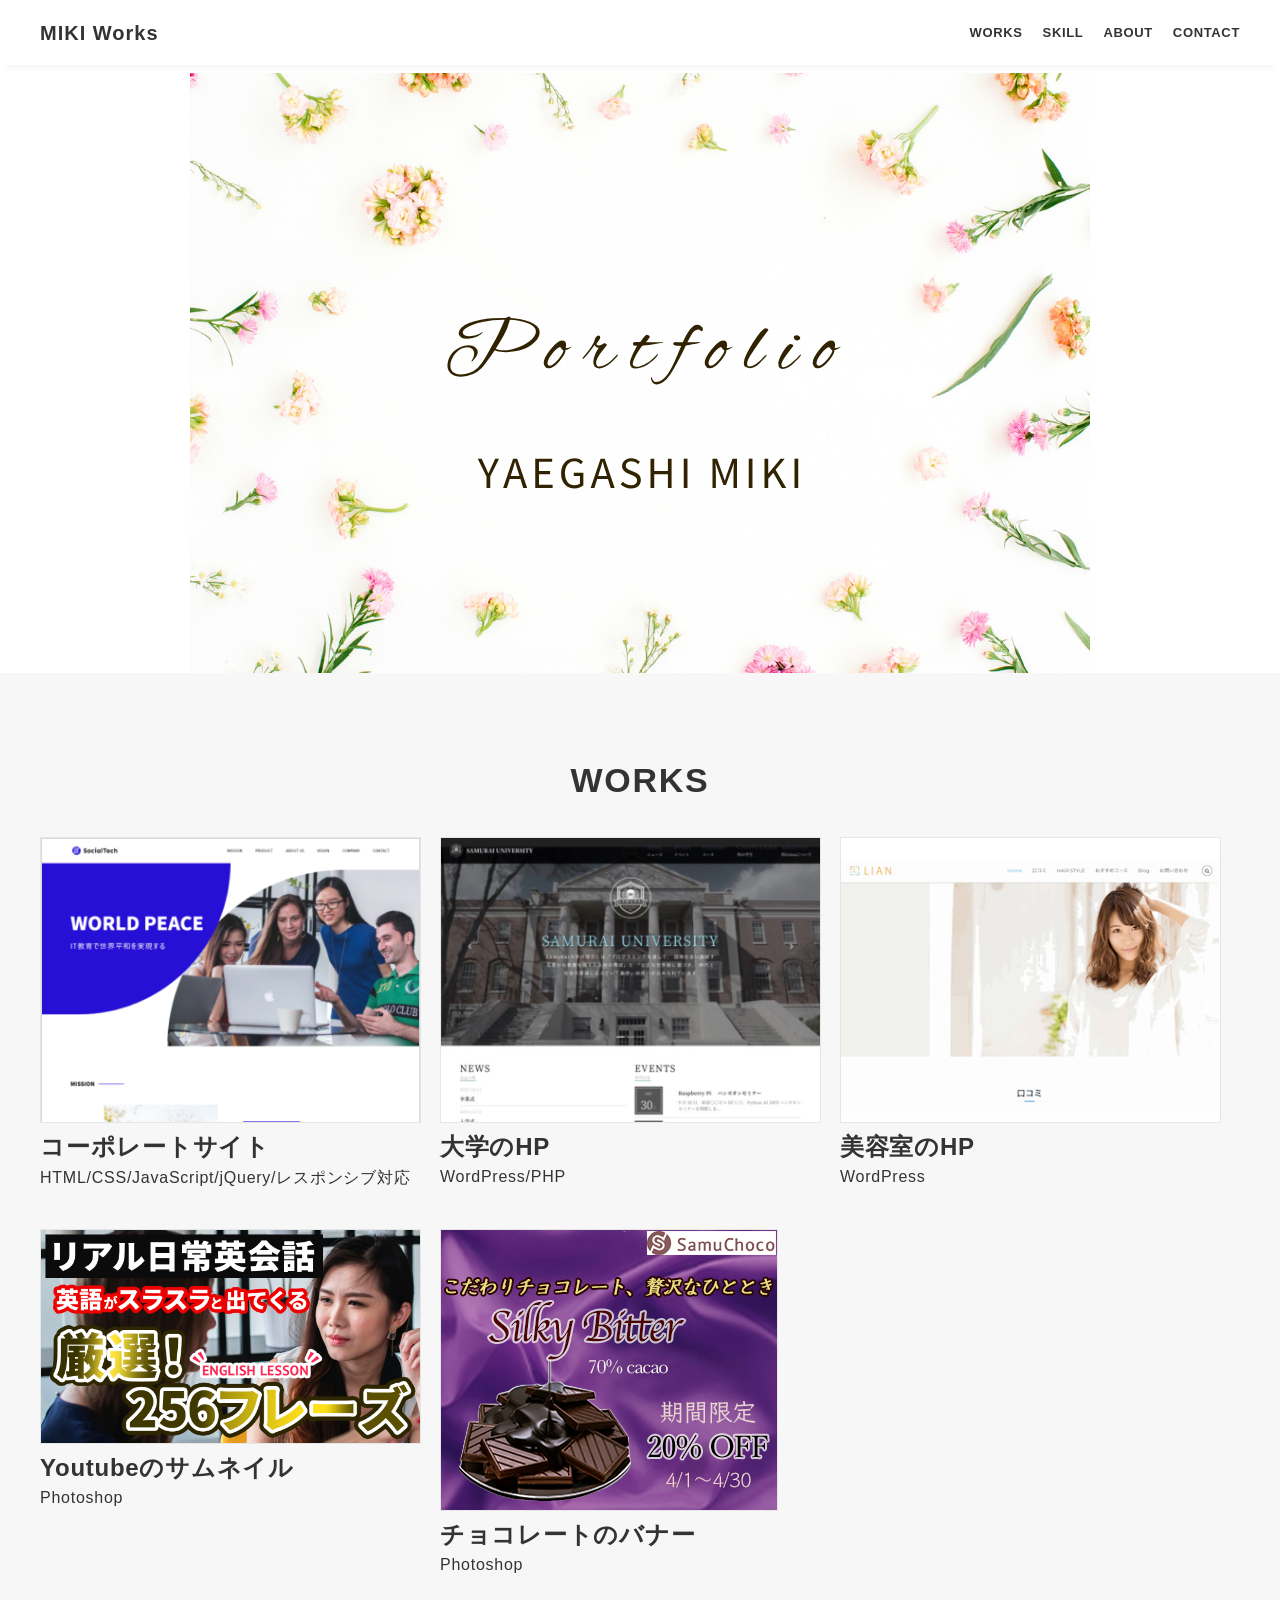
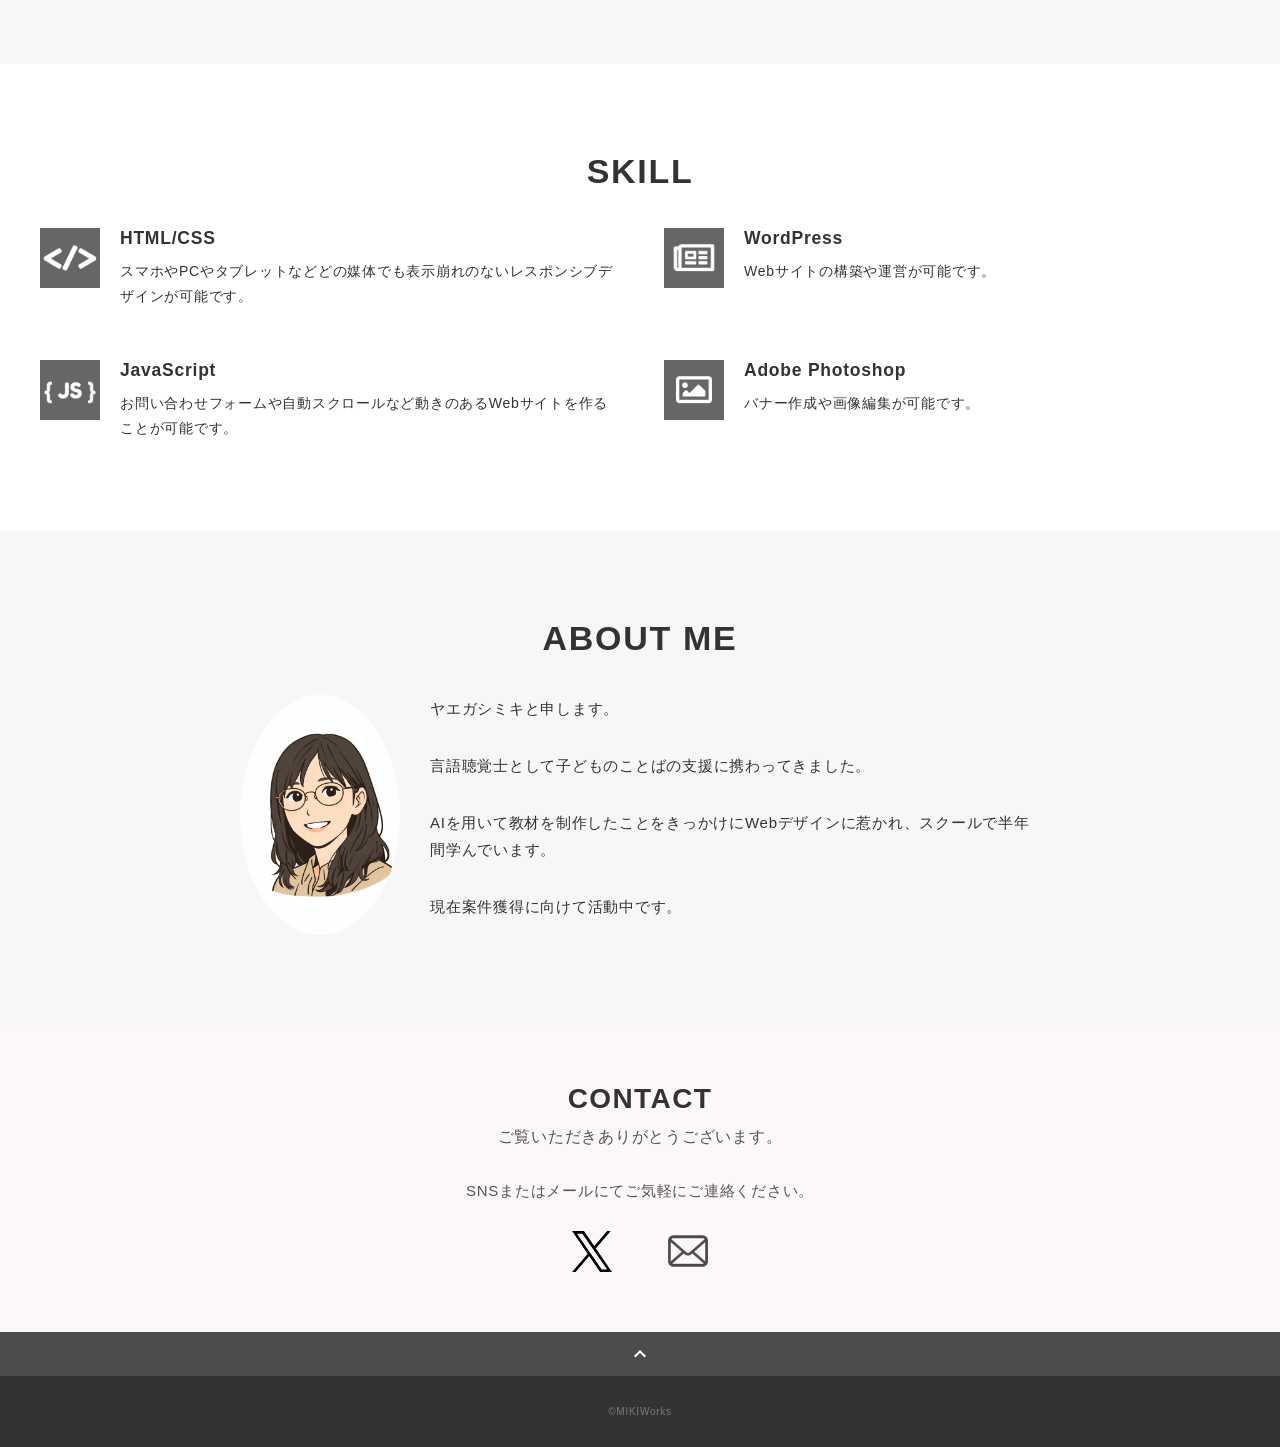
<file: portfolio/index.html>
<!doctype html>
<html>
  <head>
    <meta charset="utf-8" />
    <meta name="viewport" content="width=device-width, initial-scale=1.0, maximum-scale=1.0, minimum-scale=1.0" />
    <title>MIKI Works</title>
    <link rel="preconnect" href="https://fonts.gstatic.com" />
    <link href="https://fonts.googleapis.com/css2?family=Montserrat:wght@400;700&display=swap" rel="stylesheet" />
    <link href="https://fonts.googleapis.com/css?family=Material+Icons+Outlined" rel="stylesheet" />
    <link href="css/ress.css" media="all" rel="stylesheet" type="text/css" />
    <link href="css/style.css" media="all" rel="stylesheet" type="text/css" />
  </head>

  <body>
    <div class="wrapper">
      <!-- header -->
      <header class="header">
        <div class="container">
          <h1 class="header-logo">
            <a href="#">MIKI Works</a>
          </h1>
          <nav class="gnav">
            <ul class="gnav-list">
              <li class="gnav-item"><a href="#works">WORKS</a></li>
              <li class="gnav-item"><a href="#skill">SKILL</a></li>
              <li class="gnav-item"><a href="#about">ABOUT</a></li>
              <li class="gnav-item"><a href="#contact">CONTACT</a></li>
            </ul>
          </nav>
        </div>
      </header>
      <!-- /header -->

      <main class="content">
        <!-- mv -->
        <div class="mv">
          <div class="mv-container">
            <img src="img/main.png" alt="メイン画像" />
          </div>
        </div>
        <!-- /mv -->

        <!-- works -->
        <section class="works section" id="works">
          <div class="container">
            <h2 class="title">WORKS</h2>
            <div class="works-list">
              <a class="works-item" href="works-1.html">
                <div class="works-img"><img src="img/works/html1.png" alt="html1" /></div>
                <p class="works-name">コーポレートサイト</p>
                <p class="works-info">HTML/CSS/JavaScript/jQuery/レスポンシブ対応</p>
              </a>

              <a class="works-item" href="works-6.html">
                <div class="works-img"><img src="img/works/wordpress2.png" alt="WordPress2" /></div>
                <p class="works-name">大学のHP</p>
                <p class="works-info">WordPress/PHP</p>
              </a>

              <a class="works-item" href="works-3.html">
                <div class="works-img"><img src="img/works/wordpress1.png" alt="WordPress" /></div>
                <p class="works-name">美容室のHP</p>
                <p class="works-info">WordPress</p>
              </a>
              <a class="works-item" href="works-4.html">
                <div class="works-img"><img src="img/works/youtube.thumbnail.png" alt="Photoshop" /></div>
                <p class="works-name">Youtubeのサムネイル</p>
                <p class="works-info">Photoshop</p>
              </a>
              <a class="works-item" href="works-5.html">
                <div class="works-img"><img src="img/works/chocolalte.banner.png" alt="Photoshop" /></div>
                <p class="works-name">チョコレートのバナー</p>
                <p class="works-info">Photoshop</p>
              </a>
            </div>
            <!--div class="works-list"  -->
          </div>
        </section>
        <!-- /works -->

        <!-- skill -->
        <section class="skill section" id="skill">
          <div class="container">
            <h2 class="title">SKILL</h2>
            <div class="skill-list">
              <div class="skill-item">
                <p class="skill-img"><img src="img/skills/html.png" alt="html" /></p>
                <div class="skill-body">
                  <h3 class="skill-name">HTML/CSS</h3>
                  <p class="skill-text">
                    スマホやPCやタブレットなどどの媒体でも表示崩れのないレスポンシブデザインが可能です。
                  </p>
                </div>
              </div>
              <div class="skill-item">
                <p class="skill-img"><img src="img/skills/wordpress.png" alt="wordpress" /></p>
                <div class="skill-body">
                  <h3 class="skill-name">WordPress</h3>
                  <p class="skill-text">Webサイトの構築や運営が可能です。</p>
                </div>
              </div>
              <div class="skill-item">
                <p class="skill-img"><img src="img/skills/js.png" alt="javascript" /></p>
                <div class="skill-body">
                  <h3 class="skill-name">JavaScript</h3>
                  <p class="skill-text">
                    お問い合わせフォームや自動スクロールなど動きのあるWebサイトを作ることが可能です。
                  </p>
                </div>
              </div>
              <div class="skill-item">
                <p class="skill-img"><img src="img/skills/photoshop.png" alt="photoshop" /></p>
                <div class="skill-body">
                  <h3 class="skill-name">Adobe Photoshop</h3>
                  <p class="skill-text">バナー作成や画像編集が可能です。</p>
                </div>
              </div>
            </div>
          </div>
        </section>
        <!-- /skill -->

        <!-- about -->
        <section class="about section" id="about">
          <div class="container">
            <h2 class="title">ABOUT ME</h2>
            <div class="profile">
              <p class="profile-img">
                <img src="img/about.png" alt="about" />
              </p>
              <div class="profile-body">
                <p>ヤエガシミキと申します。</p>
                <p>言語聴覚士として子どものことばの支援に携わってきました。</p>
                <p>AIを用いて教材を制作したことをきっかけにWebデザインに惹かれ、スクールで半年間学んでいます。</p>
                <p>現在案件獲得に向けて活動中です。</p>
              </div>
            </div>
          </div>
        </section>
        <!-- /about -->

        <!-- contact -->
        <section class="contact section" id="contact">
          <div class="container">
            <h2 class="title">CONTACT</h2>
            <p class="lead">ご覧いただきありがとうございます。</p>
            <p>SNSまたはメールにて<br class="sp-only" />ご気軽にご連絡ください。</p>
            <div class="contact-list">
              <a href="https://x.com/OfficeST_Miki" target="_blank">
                <img src="img/X.png" alt="X" />
              </a>
              <a href="mailto:miki.st.office@gmail.com" class="mail-link">
                <img src="img/mail.png" alt="メールでお問い合わせ" />
              </a>
            </div>
          </div>
        </section>
        <!-- /contact -->
        <div class="page-top" id="js-page-top">
          <span class="material-icons-outlined">expand_less</span>
        </div>
      </main>

      <!-- footer -->
      <footer class="footer">
        <div class="copyright">&copy;MIKIWorks</div>
      </footer>
      <!-- /footer -->
    </div>
    <script src="https://ajax.googleapis.com/ajax/libs/jquery/3.6.0/jquery.min.js"></script>
    <script type="text/javascript" src="js/script.js"></script>
  </body>
</html>
</file>
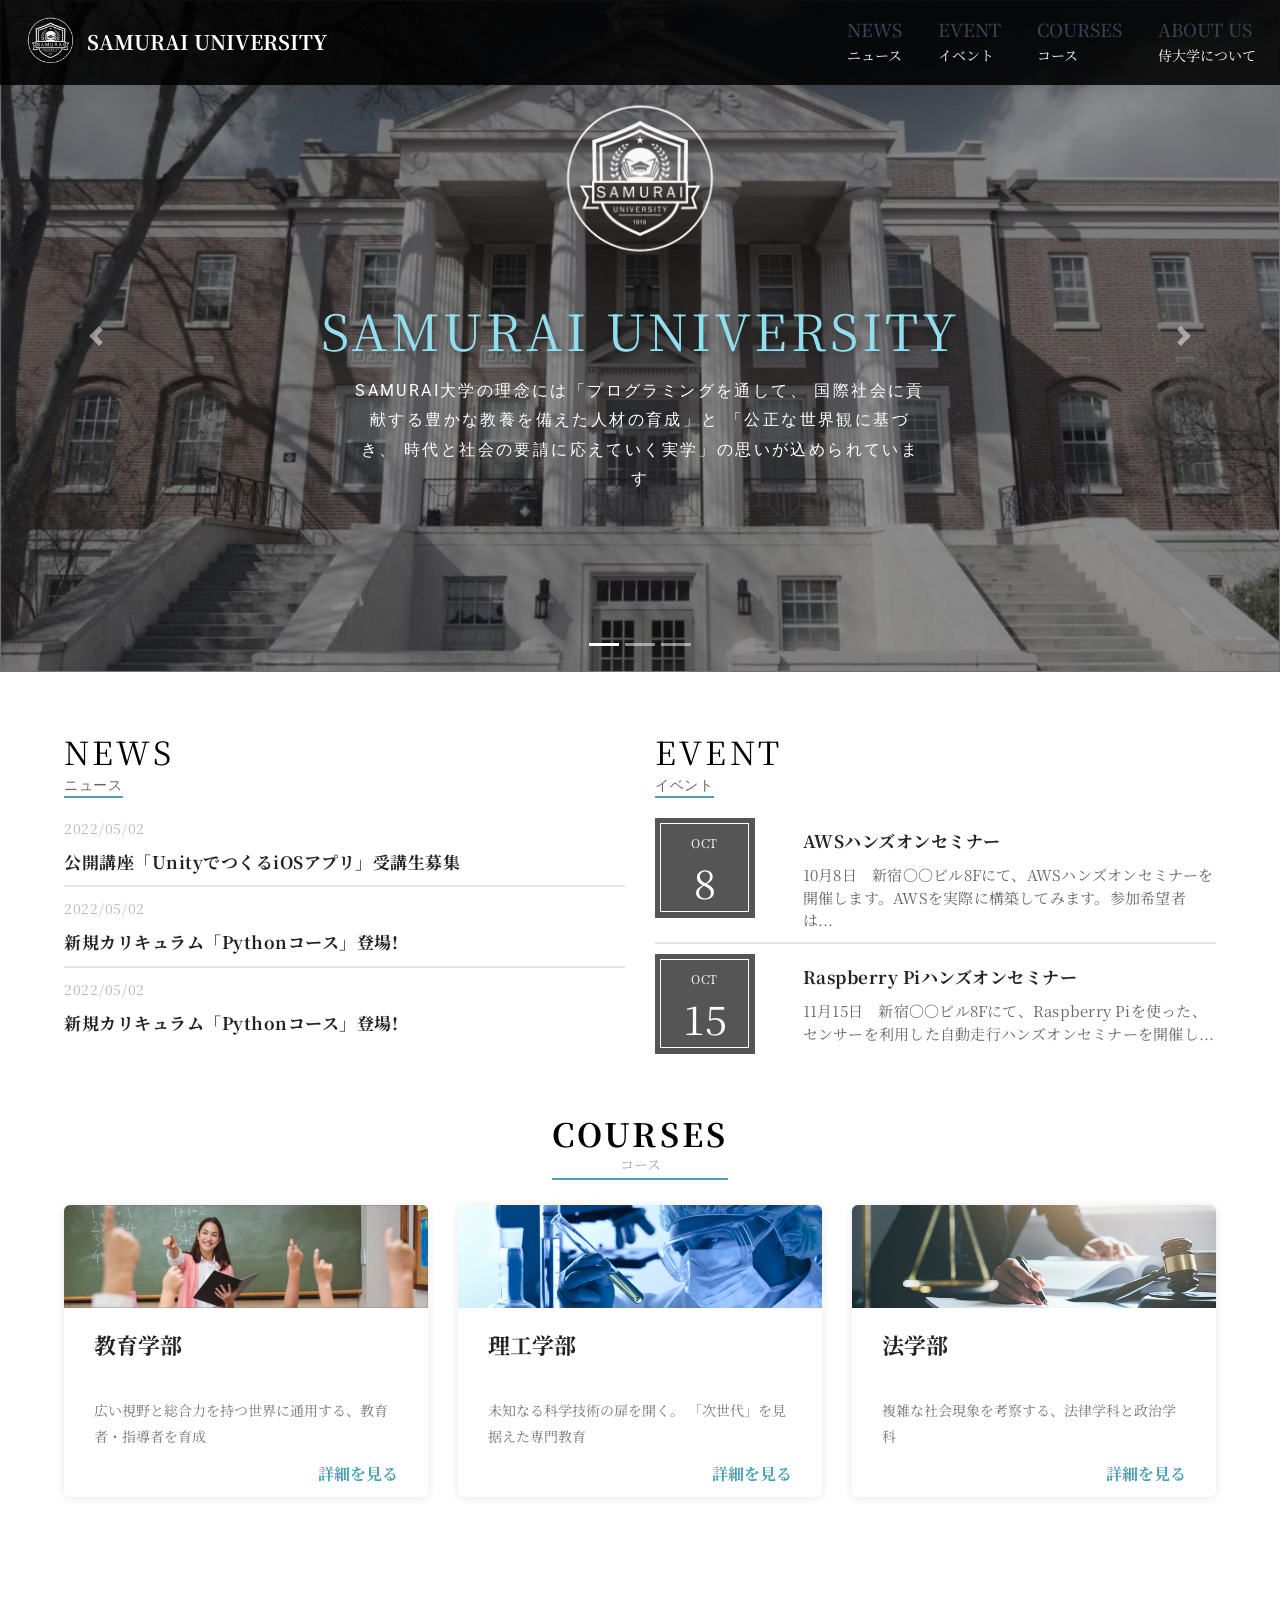
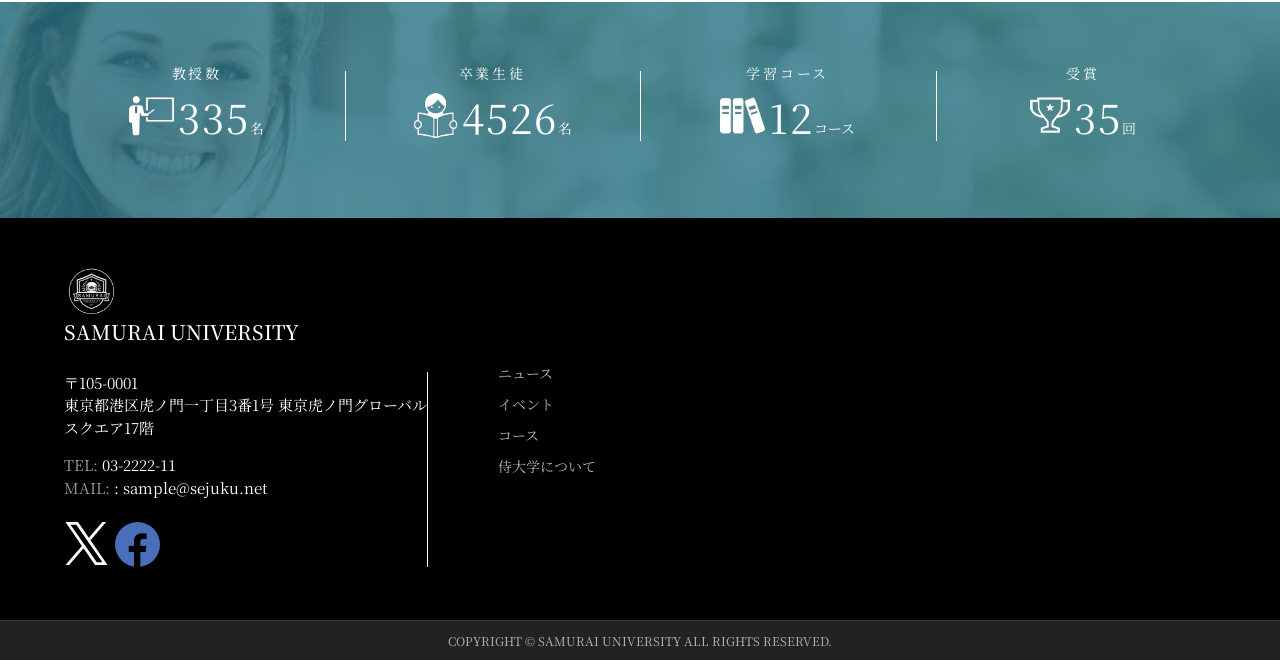
<file: samurai_university/index.html>
<!-- header.php ここから -->
<!DOCTYPE html>

<head>
  <title>samurai university</title>
  <meta charset="utf-8" />
  <meta http-equiv="X-UA-Compatible" content="IE=edge" />
  <meta name="description" content="samurai university" />
  <meta name="viewport" content="width=device-width, initial-scale=1" />
  <link rel="stylesheet" type="text/css" href="styles/bootstrap4/bootstrap.min.css" />
  <link href="plugins/font-awesome-4.7.0/css/font-awesome.min.css" rel="stylesheet" type="text/css" />
  <link rel="stylesheet" type="text/css" href="styles/main_styles.css" />
</head>

<body>
  <div class="super_container">
    <!-- ヘッダーここから -->
    <header class="header">
      <div class="header_container">
        <div class="">
          <nav class="navbar navbar-expand-lg">
            <div class="logo_container">
              <div class="logo_text">
                <a href="index.html">
                  <img src="images/logo_big.png" />
                  <span>Samurai University</span>
                </a>
              </div>
            </div>
            <button class="navbar-toggler" type="button" data-toggle="collapse" data-target="#navbarSupportedContent"
              aria-controls="navbarSupportedContent" aria-expanded="false" aria-label="Toggle navigation">
              <i class="fa fa-bars toggle-menu" aria-hidden="true"></i>
            </button>
            <div class="collapse navbar-collapse" id="navbarSupportedContent">
              <ul class="navbar-nav flex-row ml-md-auto d-md-flex main_nav">
                <li class="nav-item">
                  <a class="nav-link" href="news.html">
                    NEWS
                    <p>ニュース</p>
                  </a>
                </li>
                <li class="nav-item">
                  <a class="nav-link" href="events.html">
                    EVENT
                    <p>イベント</p>
                  </a>
                </li>
                <li class="nav-item">
                  <a class="nav-link" href="courses.html">
                    COURSES
                    <p>コース</p>
                  </a>
                </li>
                <li class="nav-item">
                  <a class="nav-link" href="about_us.html">
                    ABOUT US
                    <p>侍大学について</p>
                  </a>
                </li>
              </ul>
            </div>
          </nav>
        </div>
      </div>
    </header>
    <!-- ヘッダー ここまで -->
    <!-- header.php ここまで -->

    <!-- メインビジュアル -->
    <div class="home">
      <div class="home_slider_container">
        <div class="bd-example">
          <div id="carouselExampleCaptions" class="carousel slide" data-ride="carousel">
            <ol class="carousel-indicators">
              <li data-target="#carouselExampleCaptions" data-slide-to="0" class="active"></li>
              <li data-target="#carouselExampleCaptions" data-slide-to="1"></li>
              <li data-target="#carouselExampleCaptions" data-slide-to="2"></li>
            </ol>
            <div class="carousel-inner">
              <div class="carousel-item active">
                <img src="images/top1_1200_630.jpg" class="d-block w-100" style="background-color: #2b7b8e26" />
                <div class="carousel-caption d-none d-md-block">
                  <img src="images/logo_big_slide.png" />
                  <div class="title-slide">
                    <p>Samurai University</p>
                  </div>
                  <div class="content-slide">
                    <p>
                      SAMURAI大学の理念には「プログラミングを通して、
                      国際社会に貢献する豊かな教養を備えた人材の育成」と
                      「公正な世界観に基づき、
                      時代と社会の要請に応えていく実学」の思いが込められています
                    </p>
                  </div>
                </div>
              </div>
              <div class="carousel-item">
                <img src="images/top2_1200_630.jpg" class="d-block w-100" />
                <div class="carousel-caption d-none d-md-block">
                  <img src="images/logo_big_slide.png" />
                  <div class="title-slide">
                    <p>Samurai University</p>
                  </div>
                  <div class="content-slide">
                    <p>
                      SAMURAI大学の理念には「プログラミングを通して、
                      国際社会に貢献する豊かな教養を備えた人材の育成」と
                      「公正な世界観に基づき、
                      時代と社会の要請に応えていく実学」の思いが込められています
                    </p>
                  </div>
                </div>
              </div>
              <div class="carousel-item">
                <img src="images/top3_1200_630.jpg" class="d-block w-100" />
                <div class="carousel-caption d-none d-md-block">
                  <img src="images/logo_big_slide.png" />
                  <div class="title-slide">
                    <p>Samurai University</p>
                  </div>
                  <div class="content-slide">
                    <p>
                      SAMURAI大学の理念には「プログラミングを通して、
                      国際社会に貢献する豊かな教養を備えた人材の育成」と
                      「公正な世界観に基づき、
                      時代と社会の要請に応えていく実学」の思いが込められています
                    </p>
                  </div>
                </div>
              </div>
            </div>
            <a class="carousel-control-prev" href="#carouselExampleCaptions" role="button" data-slide="prev">
              <span class="carousel-control-prev-icon" aria-hidden="true"></span>
              <span class="sr-only">Previous</span>
            </a>
            <a class="carousel-control-next" href="#carouselExampleCaptions" role="button" data-slide="next">
              <span class="carousel-control-next-icon" aria-hidden="true"></span>
              <span class="sr-only">Next</span>
            </a>
          </div>
        </div>
      </div>
    </div>
    <!-- メインビジュアルここまで -->

    <!-- ニュースとイベント -->
    <div class="news">
      <div class="footer_row">
        <div class="row news_row">
          <!-- ニュース -->
          <div class="col-lg-6 col-md-6 col-sx-12 news_col">
            <div class="home_title">News</div>
            <div class="home_title_sub">ニュース</div>
            <div class="news_post_small">
              <div class="news_post_meta">
                <ul>
                  <li><a href="news_detail.html">2022/05/02</a></li>
                </ul>
              </div>
              <div class="news_post_small_title">
                <a href="news_detail.html">公開講座「UnityでつくるiOSアプリ」受講生募集</a>
              </div>
            </div>
            <div class="news_post_small">
              <div class="news_post_meta">
                <ul>
                  <li><a href="news_detail.html">2022/05/02</a></li>
                </ul>
              </div>
              <div class="news_post_small_title">
                <a href="news_detail.html">新規カリキュラム「Pythonコース」登場!</a>
              </div>
            </div>
            <div class="news_post_small">
              <div class="news_post_meta">
                <ul>
                  <li><a href="news_detail.html">2022/05/02</a></li>
                </ul>
              </div>
              <div class="news_post_small_title">
                <a href="news_detail.html">新規カリキュラム「Pythonコース」登場!</a>
              </div>
            </div>
          </div>
          <!-- ニュースここまで -->

          <!-- イベント -->
          <div class="col-lg-6 col-md-6 col-sx-12 news_col">
            <div class="home_title">Event</div>
            <div class="home_title_sub">イベント</div>
            <div class="news_post_small">
              <div class="row news_post_row">
                <div class="col-lg-3 col-md-4 col-sx-12">
                  <div class="calendar_border">
                    <div class="calendar_border_1">
                      <div class="calendar_month">OCT</div>
                      <div class="calendar_day">
                        <span>8</span>
                      </div>
                    </div>
                  </div>
                </div>
                <div class="col-lg-9 col-md-8 col-sx-12">
                  <div class="news_post_small_title">
                    <a href="events_detail.html">AWSハンズオンセミナー</a>
                  </div>
                  <div class="news_post_content">
                    10月8日　新宿〇〇ビル8Fにて、AWSハンズオンセミナーを開催します。AWSを実際に構築してみます。参加希望者は...
                  </div>
                </div>
              </div>
            </div>
            <div class="news_post_small">
              <div class="row news_post_row">
                <div class="col-lg-3 col-md-4 col-sx-12">
                  <div class="calendar_border">
                    <div class="calendar_border_1">
                      <div class="calendar_month">OCT</div>
                      <div class="calendar_day">
                        <span>15</span>
                      </div>
                    </div>
                  </div>
                </div>
                <div class="col-lg-9 col-md-8 col-sx-12">
                  <div class="news_post_small_title">
                    <a href="events_detail.html">Raspberry Piハンズオンセミナー</a>
                  </div>
                  <div class="news_post_content">
                    11月15日　新宿〇〇ビル8Fにて、Raspberry
                    Piを使った、センサーを利用した自動走行ハンズオンセミナーを開催し...
                  </div>
                </div>
              </div>
            </div>
          </div>
          <!-- イベントここまで -->
        </div>
      </div>
    </div>
    <!-- ニュースとイベントここまで -->

    <!-- コース -->
    <div class="courses">
      <div class="footer_row">
        <div class="row">
          <div class="col">
            <div class="section_title_container text-center">
              <h2 class="home_title">COURSES</h2>
              <div class="section_subtitle">コース</div>
            </div>
          </div>
        </div>
        <div class="row courses_row">
          <div class="col-lg-4 course_col">
            <div class="course">
              <div class="course_image">
                <img src="images/pic6-3.jpg" alt="" />
              </div>
              <div class="course_body">
                <h3 class="course_title">
                  <a href="courses_detail.html">教育学部</a>
                </h3>
                <div class="course_text">
                  <p>
                    広い視野と総合力を持つ世界に通用する、教育者・指導者を育成
                  </p>
                </div>
              </div>
              <div class="course_footer">
                <div class="course_footer_content d-flex flex-row align-items-center justify-content-start">
                  <div class="course_price ml-auto">詳細を見る</div>
                </div>
              </div>
            </div>
          </div>
          <div class="col-lg-4 course_col">
            <div class="course">
              <div class="course_image">
                <img src="images/pic6-1.jpg" alt="" />
              </div>
              <div class="course_body">
                <h3 class="course_title">
                  <a href="courses_detail.html">理工学部</a>
                </h3>
                <div class="course_text">
                  <p>
                    未知なる科学技術の扉を開く。 「次世代」を見据えた専門教育
                  </p>
                </div>
              </div>
              <div class="course_footer">
                <div class="course_footer_content d-flex flex-row align-items-center justify-content-start">
                  <div class="course_price ml-auto">詳細を見る</div>
                </div>
              </div>
            </div>
          </div>
          <div class="col-lg-4 course_col">
            <div class="course">
              <div class="course_image">
                <img src="images/pic6-4.jpg" alt="" />
              </div>
              <div class="course_body">
                <h3 class="course_title"><a href="courses_detail.html">法学部</a></h3>
                <div class="course_text">
                  <p>複雑な社会現象を考察する、法律学科と政治学科</p>
                </div>
              </div>
              <div class="course_footer">
                <div class="course_footer_content d-flex flex-row align-items-center justify-content-start">
                  <div class="course_price ml-auto">詳細を見る</div>
                </div>
              </div>
            </div>
          </div>
        </div>
      </div>
    </div>
    <!-- コースここまで -->

    <!-- 数字 -->
    <div class="counter">
      <div class="counter_background" style="background-image: url(images/pic_chart.png)"></div>
      <div class="footer_row">
        <div class="">
          <div class="">
            <div class="counter_content">
              <div class="milestones row">
                <div class="milestone col-md-3 col-lg-3 col-sx-12">
                  <div class="milestone_counter">
                    <p>教授数</p>
                    <img src="images/icon4.png" alt="" />
                    <span class="milestone_number">335</span><span class="milestone_count">名</span>
                  </div>
                </div>
                <div class="milestone col-md-3 col-lg-3 col-sx-12">
                  <div class="milestone_counter">
                    <p>卒業生徒</p>
                    <img src="images/icon3.png" alt="" />
                    <span class="milestone_number">4526</span><span class="milestone_count">名</span>
                  </div>
                </div>
                <div class="milestone col-md-3 col-lg-3 col-sx-12">
                  <div class="milestone_counter">
                    <p>学習コース</p>
                    <img src="images/icon2.png" alt="" />
                    <span class="milestone_number">12</span><span class="milestone_count">コース</span>
                  </div>
                </div>
                <div class="milestone col-md-3 col-lg-3 col-sx-12">
                  <div class="milestone_counter">
                    <p>受賞</p>
                    <img src="images/icon1.png" alt="" />
                    <span class="milestone_number">35</span><span class="milestone_count">回</span>
                  </div>
                </div>
              </div>
            </div>
          </div>
        </div>
      </div>
    </div>
    <!-- 数字ここまで -->

    <!-- footer.php ここから -->
    <footer class="footer">
      <div class="row footer_row">
        <div class="col">
          <div class="footer_content">
            <div class="row">
              <div class="col-lg-4 footer_col">
                <div class="footer_section footer_about">
                  <div class="footer_logo_container">
                    <img src="images/logo_big.png" alt="" />
                    <a href="">
                      <div class="footer_logo_text">Samurai University</div>
                    </a>
                  </div>
                  <div class="footer_contact_info">
                    <div>〒105-0001</div>
                    <div>東京都港区虎ノ門一丁目3番1号 東京虎ノ門グローバルスクエア17階</div>
                    <ul>
                      <li><span>TEL: </span>03-2222-11</li>
                      <li><span>MAIL: </span>: sample@sejuku.net</li>
                    </ul>
                  </div>
                  <div class="footer_social">
                    <ul>
                      <li>
                        <a href="https://x.com/samuraijuku" target="_blank" rel="noopener noreferrer">
                          <svg width="43" height="43" viewBox="0 0 1200 1227" fill="none" xmlns="http://www.w3.org/2000/svg" style="vertical-align: middle;">
                            <path d="M714.163 519.284L1160.89 0H1055.03L667.137 450.887L357.328 0H0L468.492 681.821L0 1226.37H105.866L515.491 750.218L842.672 1226.37H1200L714.137 519.284H714.163ZM569.165 687.828L521.697 619.934L144.011 79.6944H306.615L611.412 515.685L658.88 583.579L1055.08 1150.3H892.476L569.165 687.854V687.828Z" fill="white"/>
                          </svg>
                        </a>
                      </li>
                      <li>
                        <a href="https://www.facebook.com/sejuku2013/"><i class="fa fa-facebook"
                            aria-hidden="true"></i></a>
                      </li>
                    </ul>
                  </div>
                </div>
              </div>
              <div class="col-lg-3 footer_col">
                <div class="footer_section footer_links">
                  <div class="footer_links_container">
                    <ul>
                      <li><a href="news.html">ニュース</a></li>
                      <li><a href="events.html">イベント</a></li>
                      <li><a href="courses.html">コース</a></li>
                      <li><a href="about_us.html">侍大学について</a></li>
                    </ul>
                  </div>
                </div>
              </div>
              <div class="col-lg-5 footer_col clearfix">
                <iframe
                   src="https://www.facebook.com/plugins/page.php?href=https%3A%2F%2Fwww.facebook.com%2Fsejuku2013%2F&tabs=timeline&width=500&height=265&small_header=false&adapt_container_width=true&hide_cover=false&show_facepile=true&appId"
                   width="500" height="265" style="border:none;overflow:hidden" scrolling="no" frameborder="0" allowfullscreen="true"
                   allow="autoplay; clipboard-write; encrypted-media; picture-in-picture; web-share"></iframe>
              </div>
            </div>
          </div>
        </div>
      </div>
      <div class="row copyright_row">
        <div class="col">
          <div class="copyright d-flex flex-lg-row flex-column align-items-center justify-content-start">
            <div class="cr_text">
              Copyright &copy; Samurai University All Rights Reserved.
            </div>
          </div>
        </div>
      </div>
    </footer>
  </div>

  <!--jQuery-->
  <script src="js/jquery-3.2.1.min.js"></script>
  <script src="styles/bootstrap4/popper.js"></script>
  <script src="styles/bootstrap4/bootstrap.min.js"></script>

  <script type="text/javascript">
    $(".carousel").carousel();
  </script>

</body>

</html>
<!-- footer.php ここまで -->
</file>
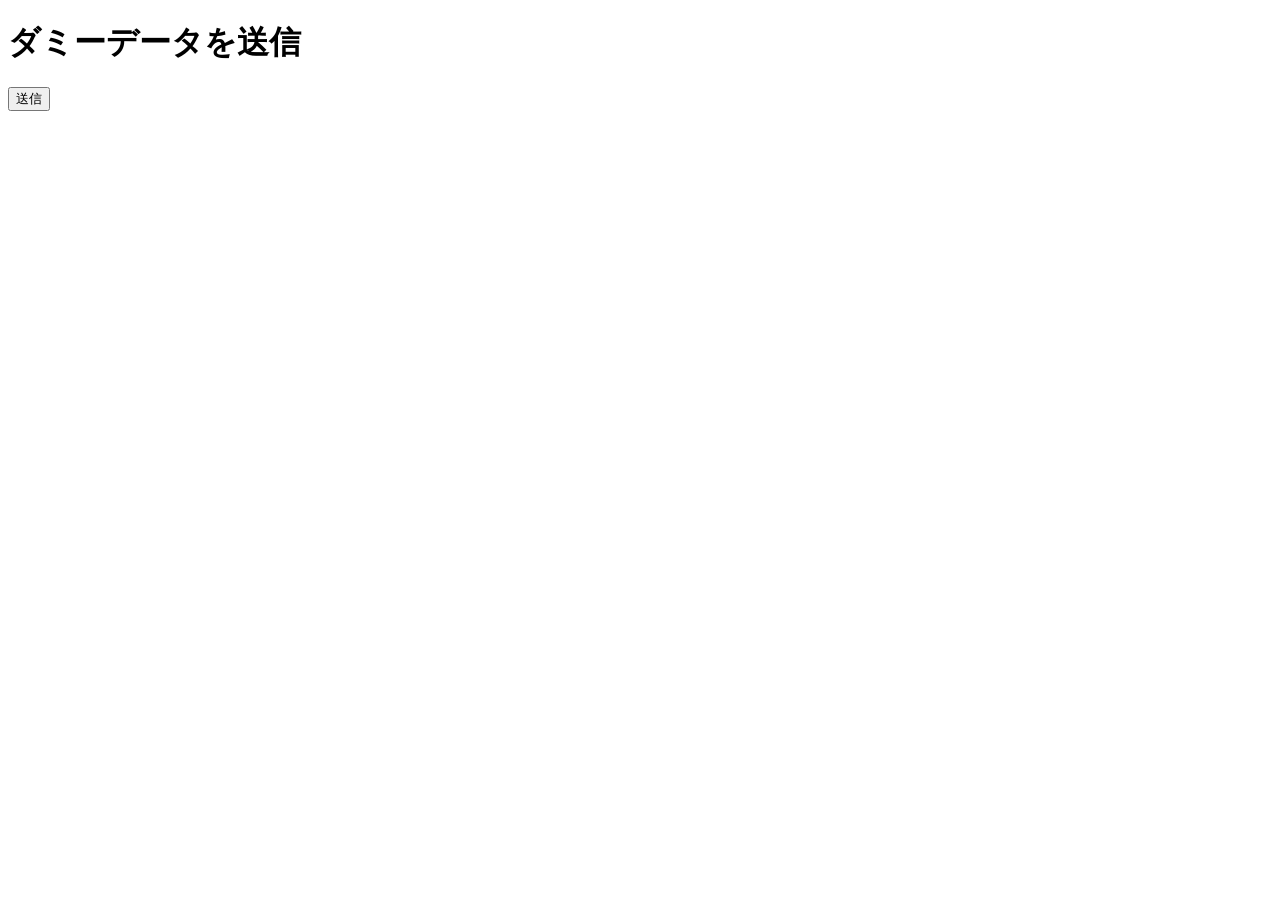
<file: javascript-basic/ajax.html>
<!doctype html>
<html lang="ja">
  <head>
    <meta charset="UTF-8" />
    <title>Ajax</title>
  </head>
  <body>
    <h1>ダミーデータを送信</h1>
    <button id="ajax-btn">送信</button>
    <script src="js/ajax.js"></script>
  </body>
</html>
</file>
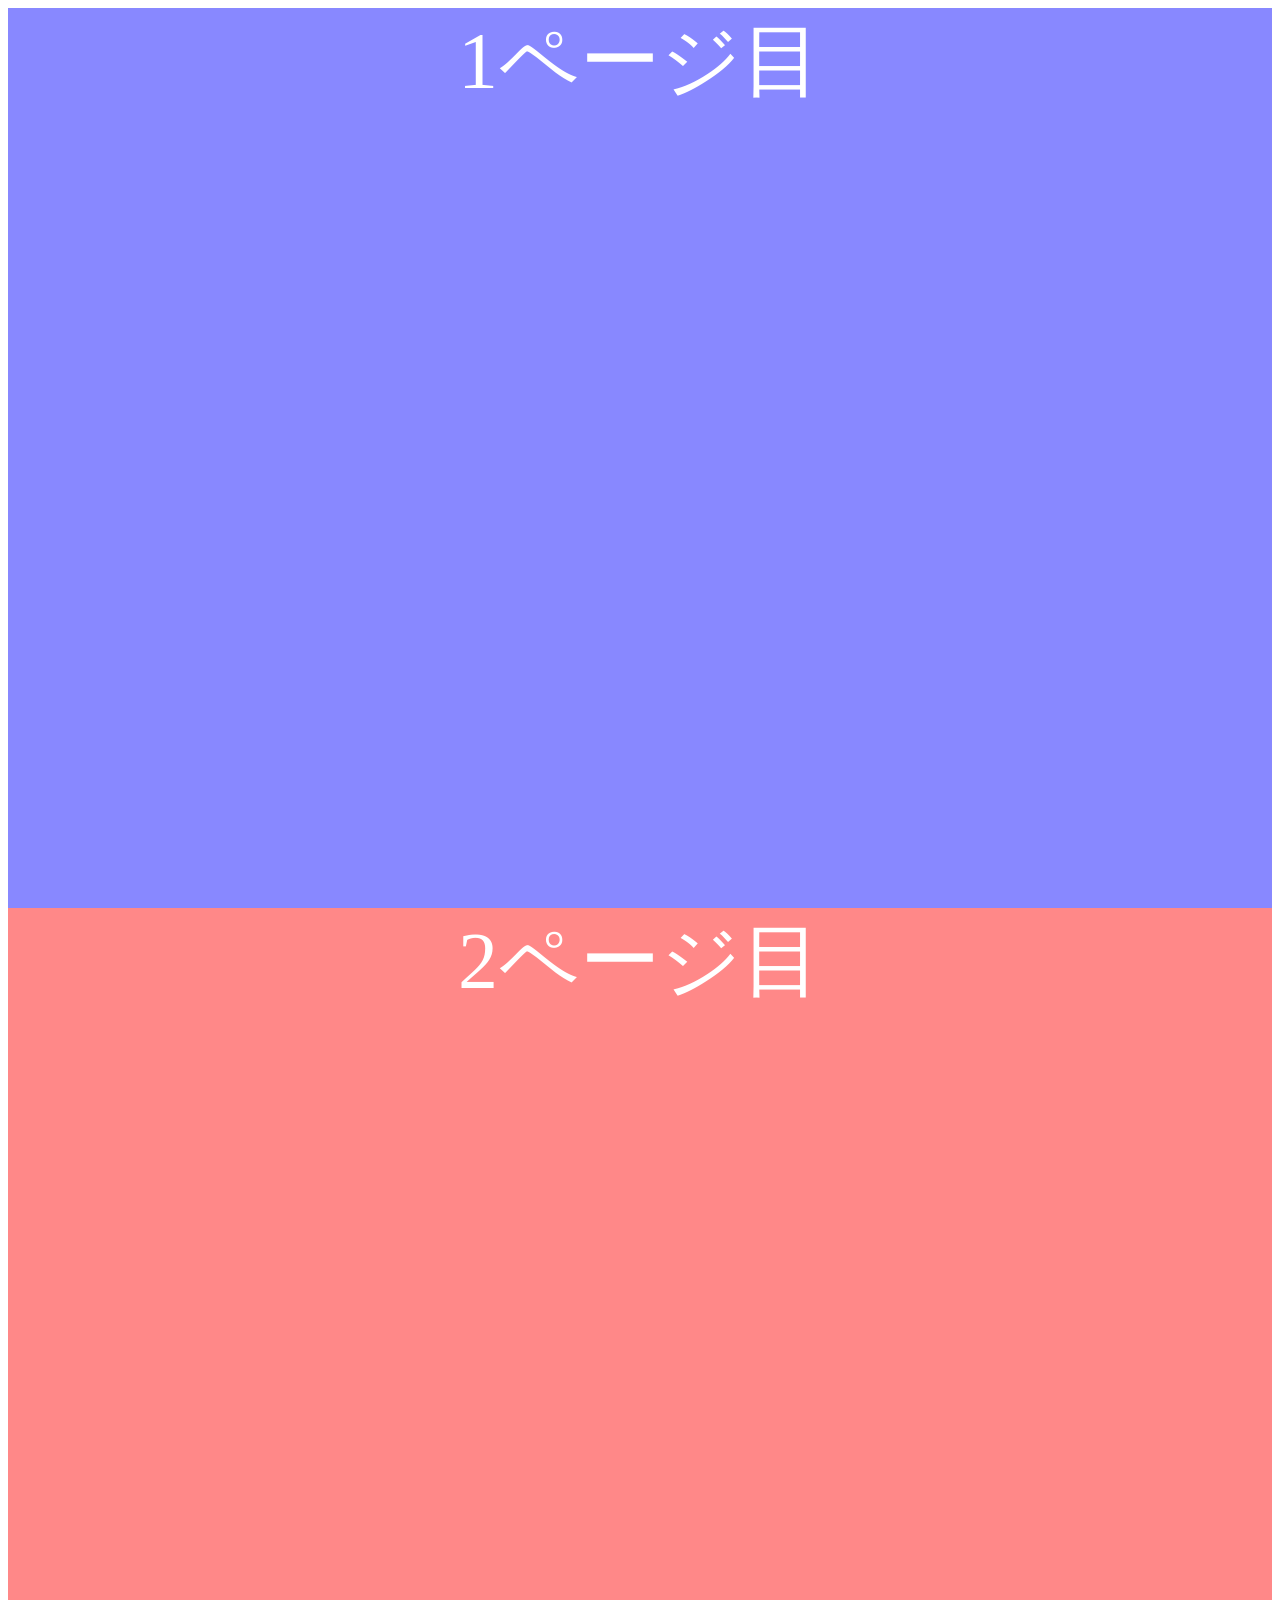
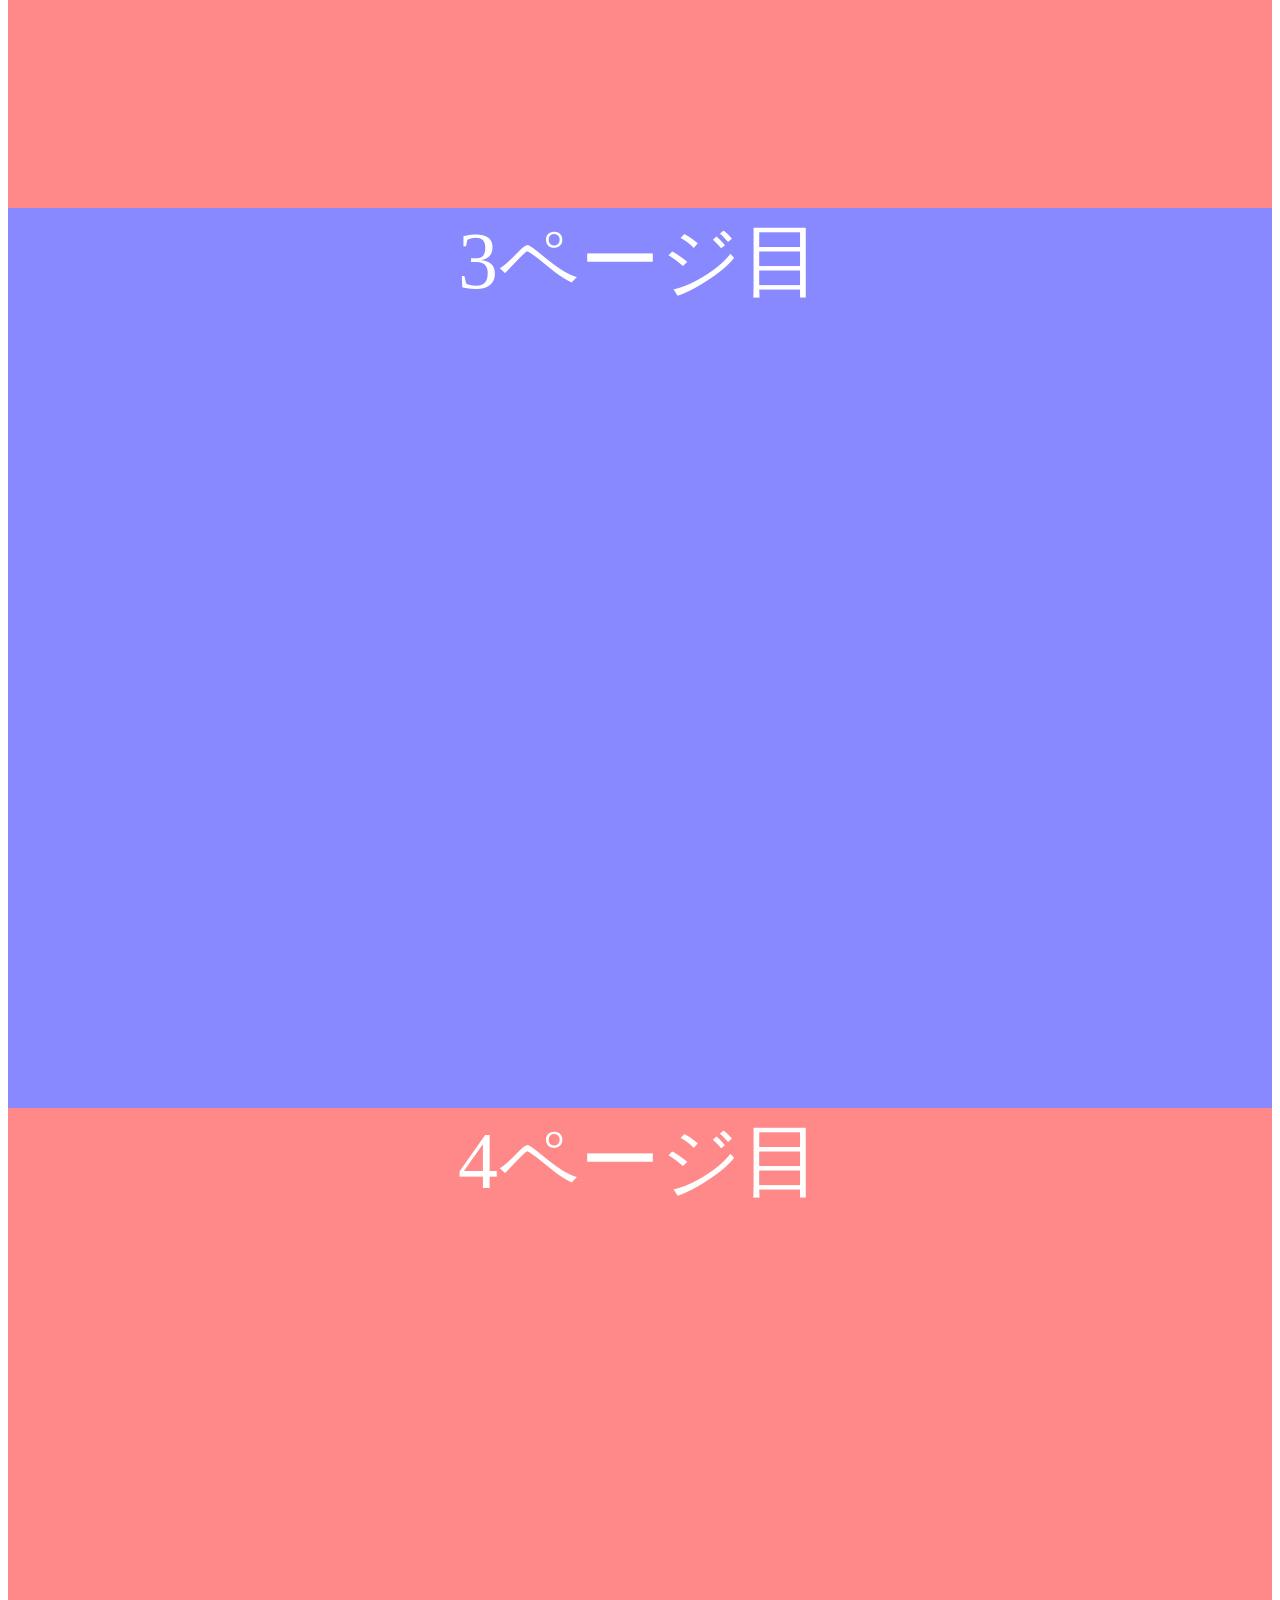
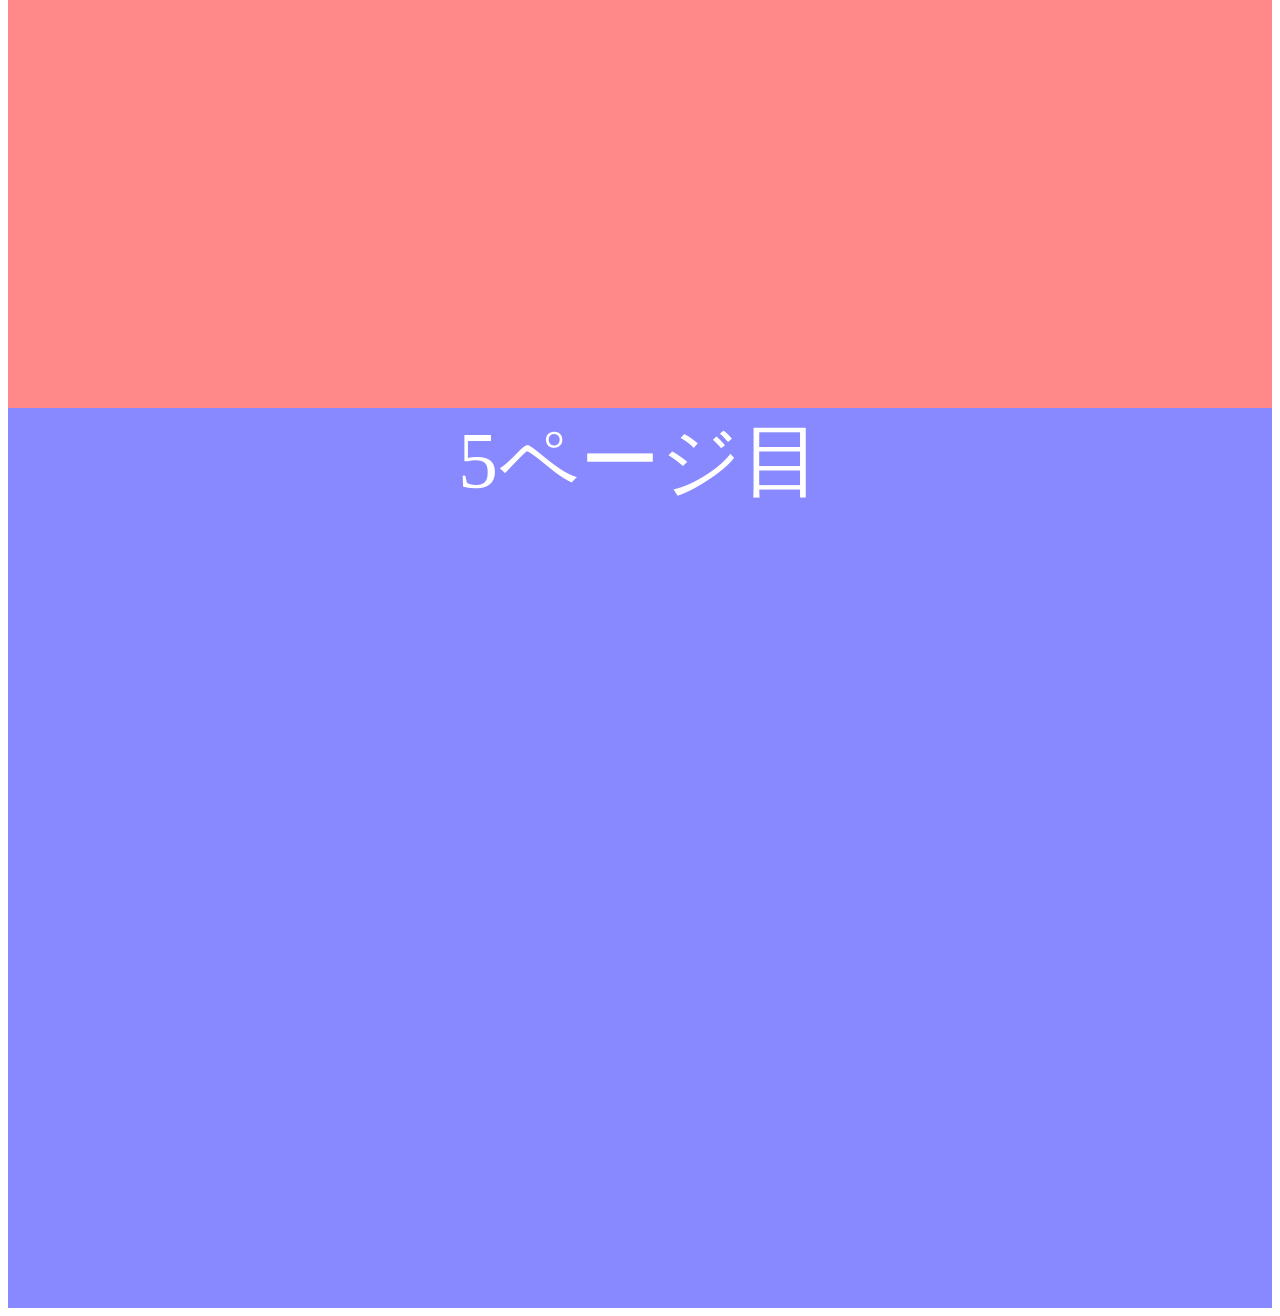
<file: javascript-basic/scroll.html>
<!doctype html>
<html lang="ja">
  <head>
    <meta charset="UTF-8" />
    <title>イベント処理（スクロール）</title>
    <link rel="stylesheet" href="css/scroll.css" />
  </head>

  <body>
    <div class="blue-screen">1ページ目</div>
    <div class="red-screen">2ページ目</div>
    <div class="blue-screen">3ページ目</div>
    <div class="red-screen">4ページ目</div>
    <div class="blue-screen">5ページ目</div>
    <a id="back-btn" href="#">TOPに戻る</a>

    <script src="js/scroll.js"></script>
  </body>
</html>
</file>
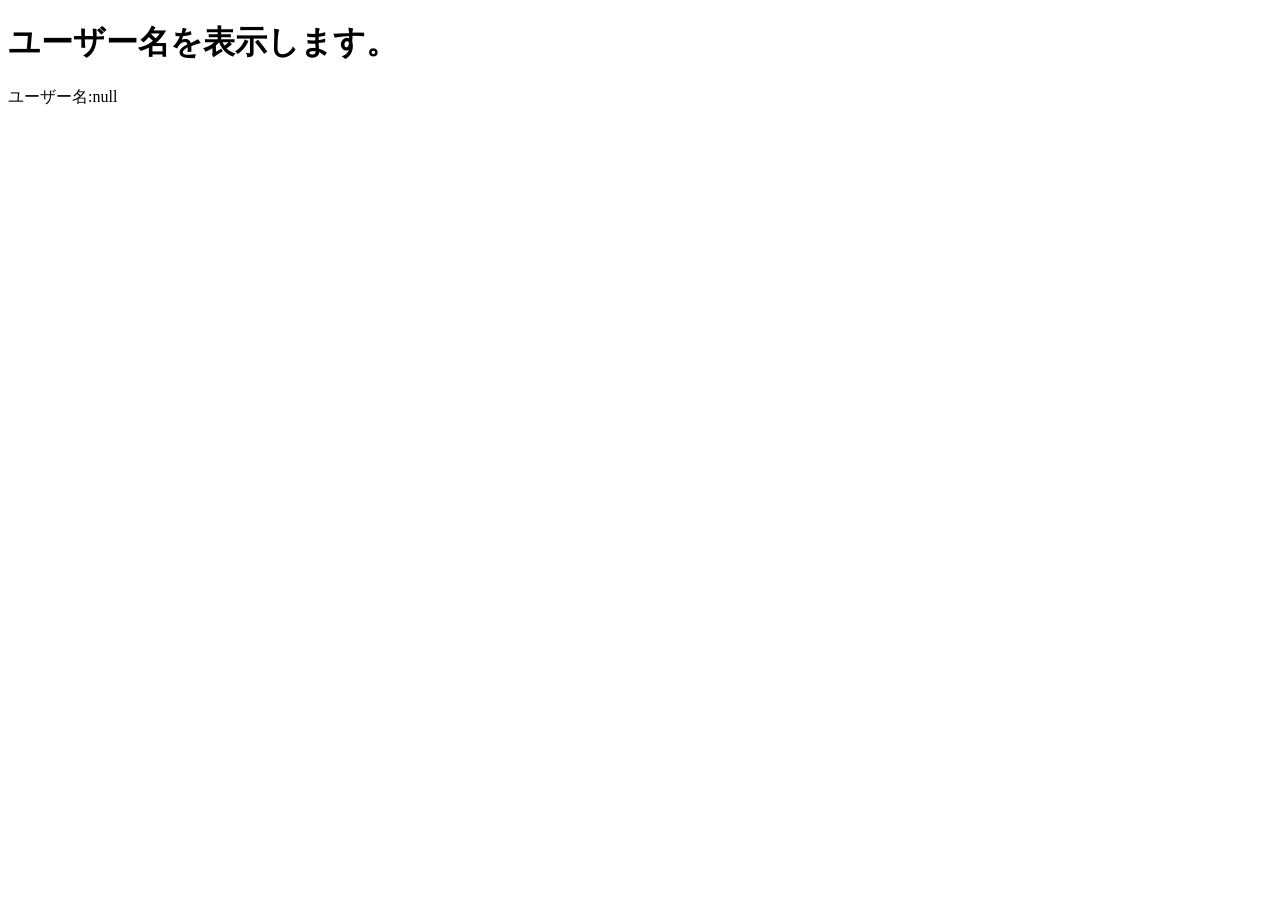
<file: javascript-basic/session_get.html>
<!doctype html>
<html lang="ja">
  <head>
    <meta charset="UTF-8" />
    <title>JavaScript基礎編</title>
  </head>
  <body>
    <h1>ユーザー名を表示します。</h1>
    <div id="output"></div>
    <script>
      const userName = sessionStorage.getItem("userName");
      document.getElementById("output").textContent = "ユーザー名:" + userName;
    </script>
  </body>
</html>
</file>
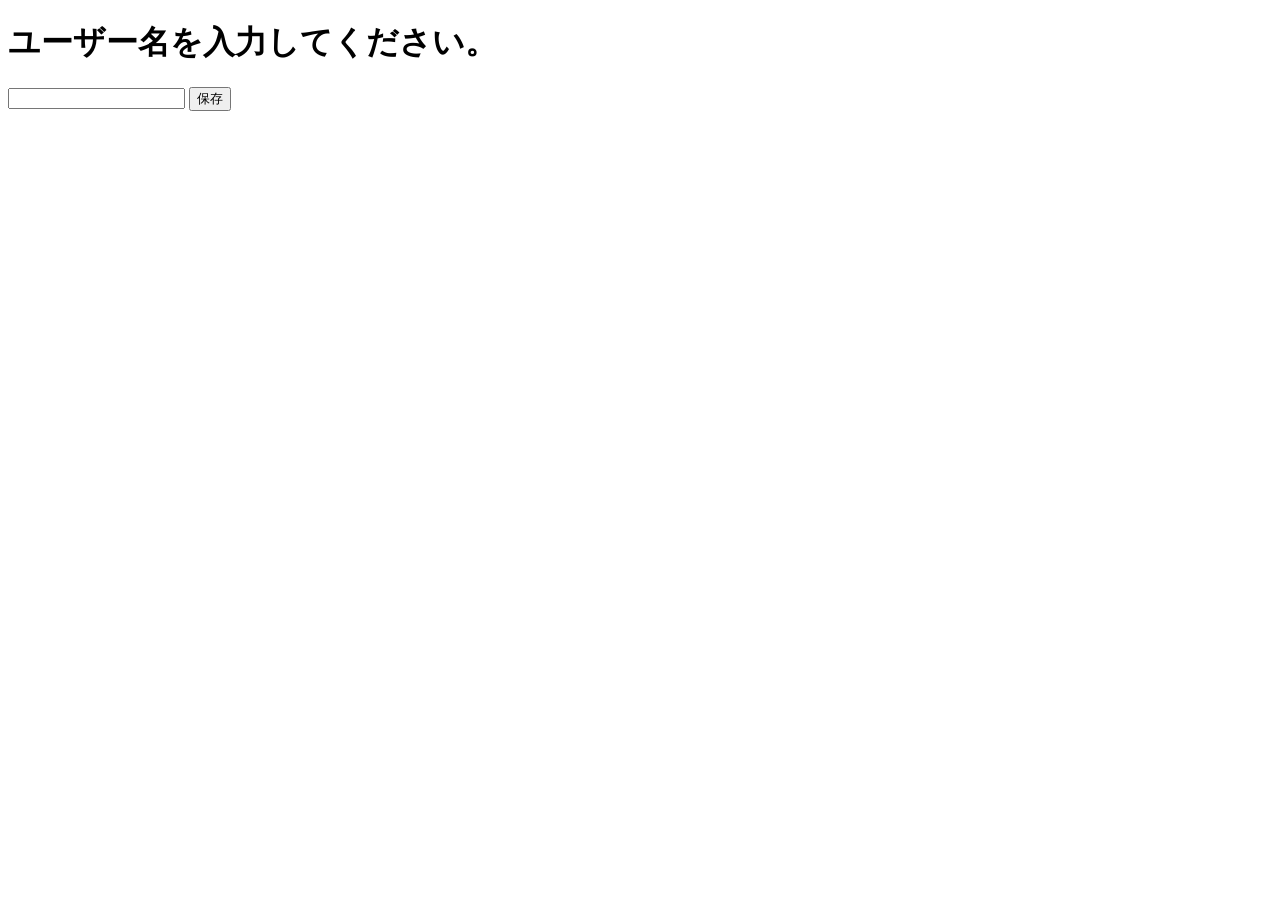
<file: javascript-basic/session_set.html>
<!doctype html>
<html lang="ja">
  <head>
    <meta charset="UTF-8" />
    <title>JavaScript基礎編</title>
  </head>
  <body>
    <h1>ユーザー名を入力してください。</h1>
    <input type="text" id="userNameInput" />
    <button id="save-btn">保存</button>
    <script>
      const button = document.getElementById("save-btn");
      button.addEventListener("click", () => {
        const userName = document.getElementById("userNameInput").value;
        sessionStorage.setItem("userName", userName);
        location.href = "session_get.html";
      });
    </script>
  </body>
</html>
</file>
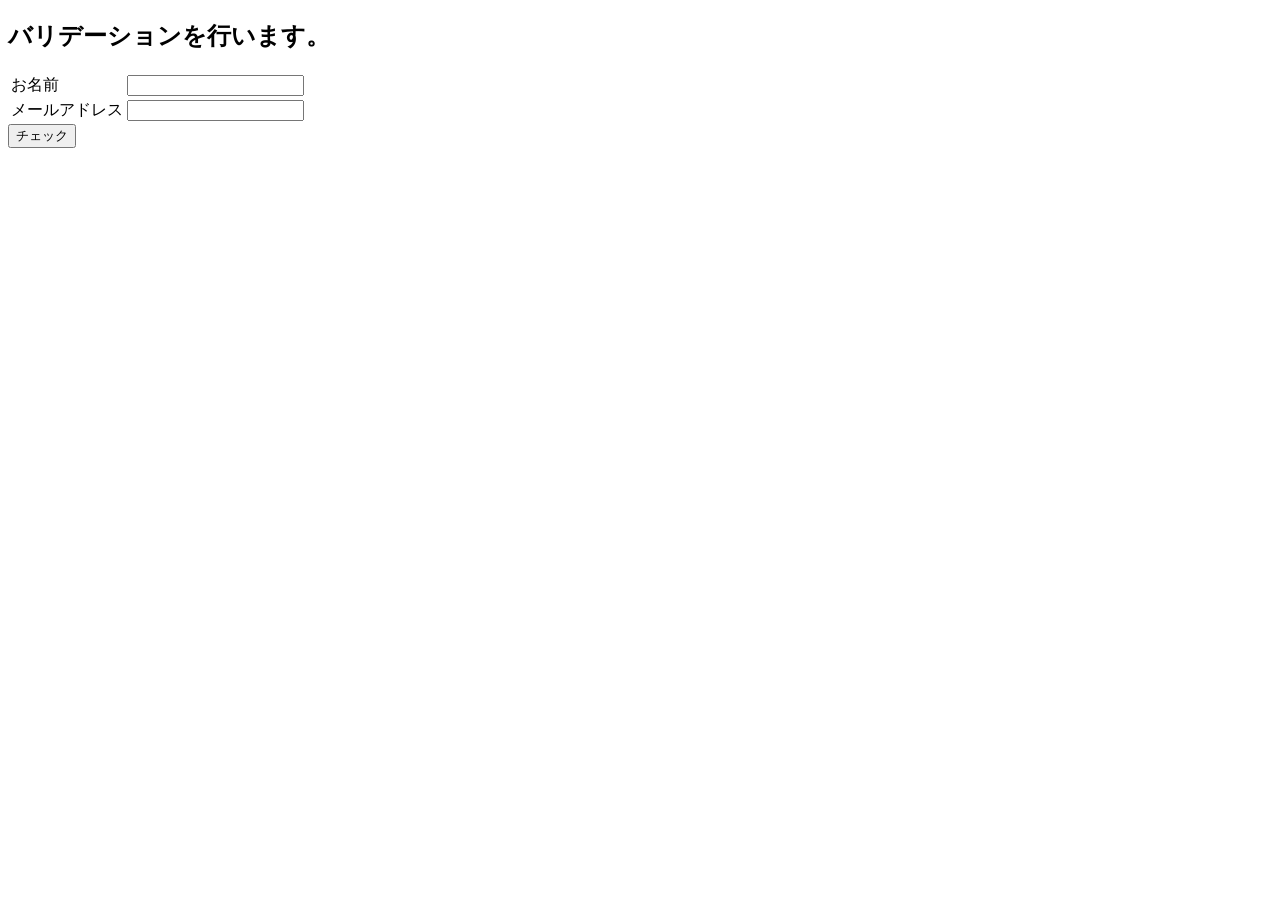
<file: javascript-basic/validation.html>
<!doctype html>
<html lang="ja">
  <head>
    <meta charset="UTF-8" />
    <title>JavaScript基礎編</title>
  </head>
  <body>
    <h2>バリデーションを行います。</h2>
    <form id="validationForm">
      <table>
        <tr>
          <td>お名前</td>
          <td>
            <input type="text" id="name" />
          </td>
        </tr>
        <tr>
          <td>メールアドレス</td>
          <td>
            <input type="text" id="email" />
          </td>
        </tr>
      </table>
      <input type="button" id="check-btn" value="チェック" />
      <div id="output" style="color: red"></div>
    </form>
    <script src="js/validation.js"></script>
  </body>
</html>
</file>
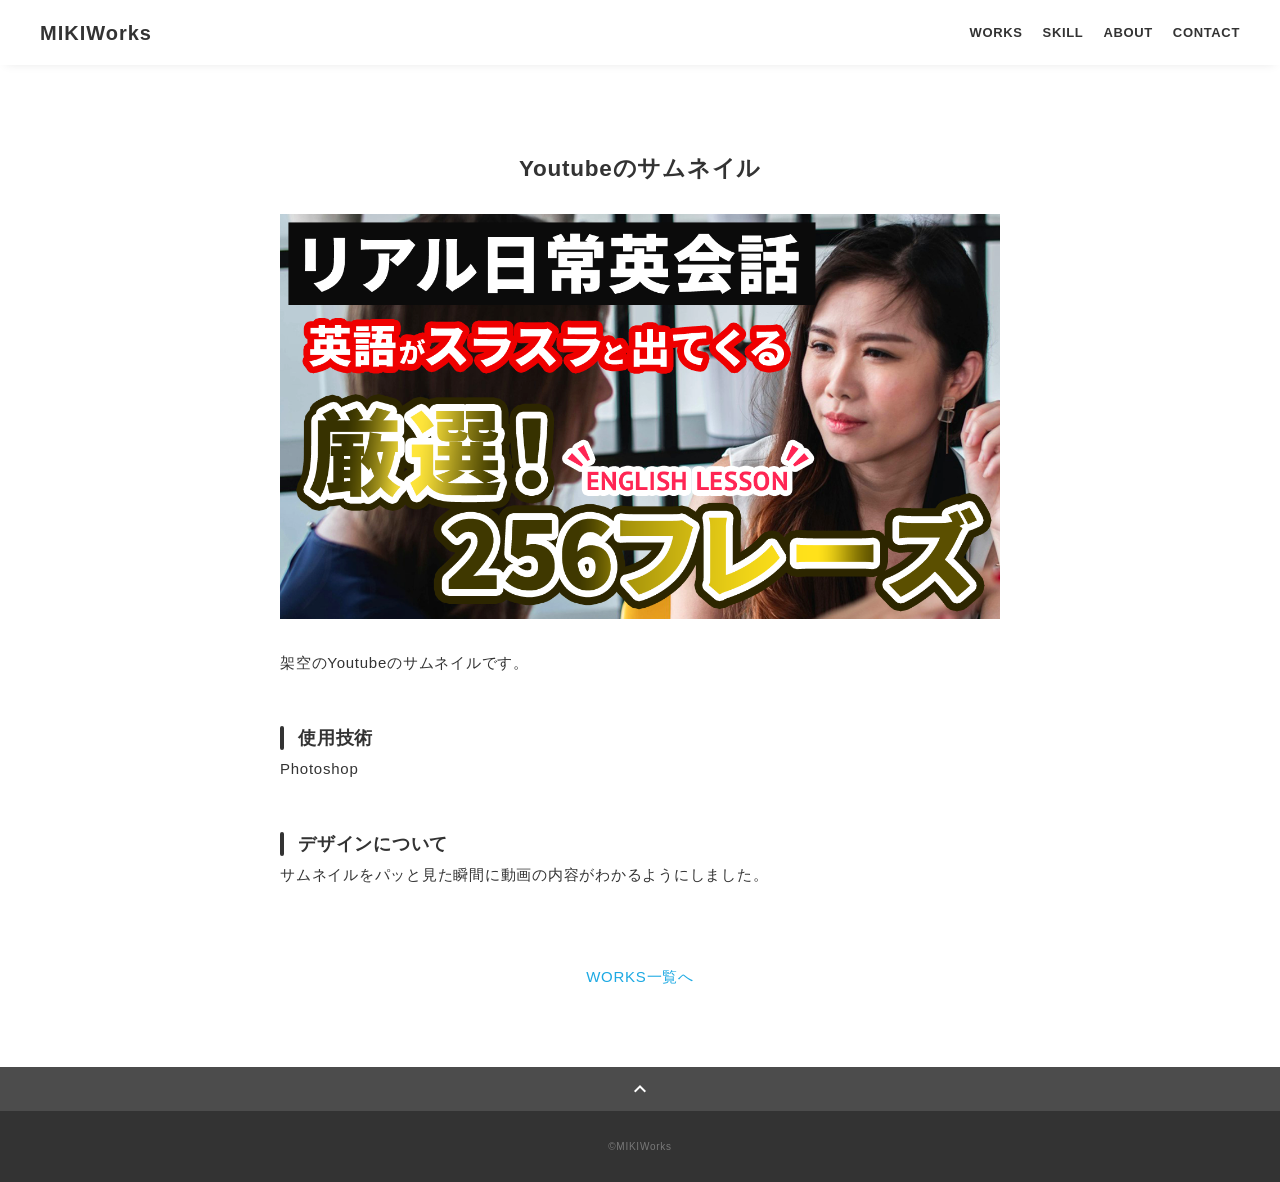
<file: portfolio/works-4.html>
<!doctype html>
<html>
  <head>
    <meta charset="utf-8" />
    <meta name="viewport" content="width=device-width, initial-scale=1.0, maximum-scale=1.0, minimum-scale=1.0" />
    <title>MIKIWorks</title>
    <link rel="preconnect" href="https://fonts.gstatic.com" />
    <link href="https://fonts.googleapis.com/css2?family=Montserrat:wght@400;700&display=swap" rel="stylesheet" />
    <link href="https://fonts.googleapis.com/css?family=Material+Icons+Outlined" rel="stylesheet" />
    <link href="css/ress.css" media="all" rel="stylesheet" type="text/css" />
    <link href="css/style.css" media="all" rel="stylesheet" type="text/css" />
  </head>

  <body>
    <div class="wrapper">
      <!-- header -->
      <header class="header">
        <div class="container">
          <h1 class="header-logo">
            <a href="index.html">MIKIWorks</a>
          </h1>
          <nav class="gnav">
            <ul class="gnav-list">
              <li class="gnav-item"><a href="index.html#works">WORKS</a></li>
              <li class="gnav-item"><a href="index.html#skill">SKILL</a></li>
              <li class="gnav-item"><a href="index.html#about">ABOUT</a></li>
              <li class="gnav-item"><a href="index.html#contact">CONTACT</a></li>
            </ul>
          </nav>
        </div>
      </header>
      <!-- /header -->
      <main class="content">
        <article class="article">
          <div class="article-container">
            <h2 class="article-title">Youtubeのサムネイル</h2>

            <div class="article-body">
              <p>
                <img src="img/works/youtube.thumbnail.png" alt="サムネイル" />
              </p>
              <p>架空のYoutubeのサムネイルです。</p>
              <h3>使用技術</h3>
              <p>Photoshop</p>
              <h3>デザインについて</h3>
              <p>サムネイルをパッと見た瞬間に動画の内容がわかるようにしました。</p>
            </div>
            <div class="home-link">
              <a href="index.html#works">WORKS一覧へ</a>
            </div>
          </div>
        </article>

        <div class="page-top" id="js-page-top">
          <span class="material-icons-outlined">expand_less</span>
        </div>
      </main>

      <!-- footer -->
      <footer class="footer">
        <div class="copyright">&copy;MIKIWorks</div>
      </footer>
      <!-- /footer -->
    </div>
    <script src="https://ajax.googleapis.com/ajax/libs/jquery/3.6.0/jquery.min.js"></script>
    <script type="text/javascript" src="js/script.js"></script>
  </body>
</html>
</file>
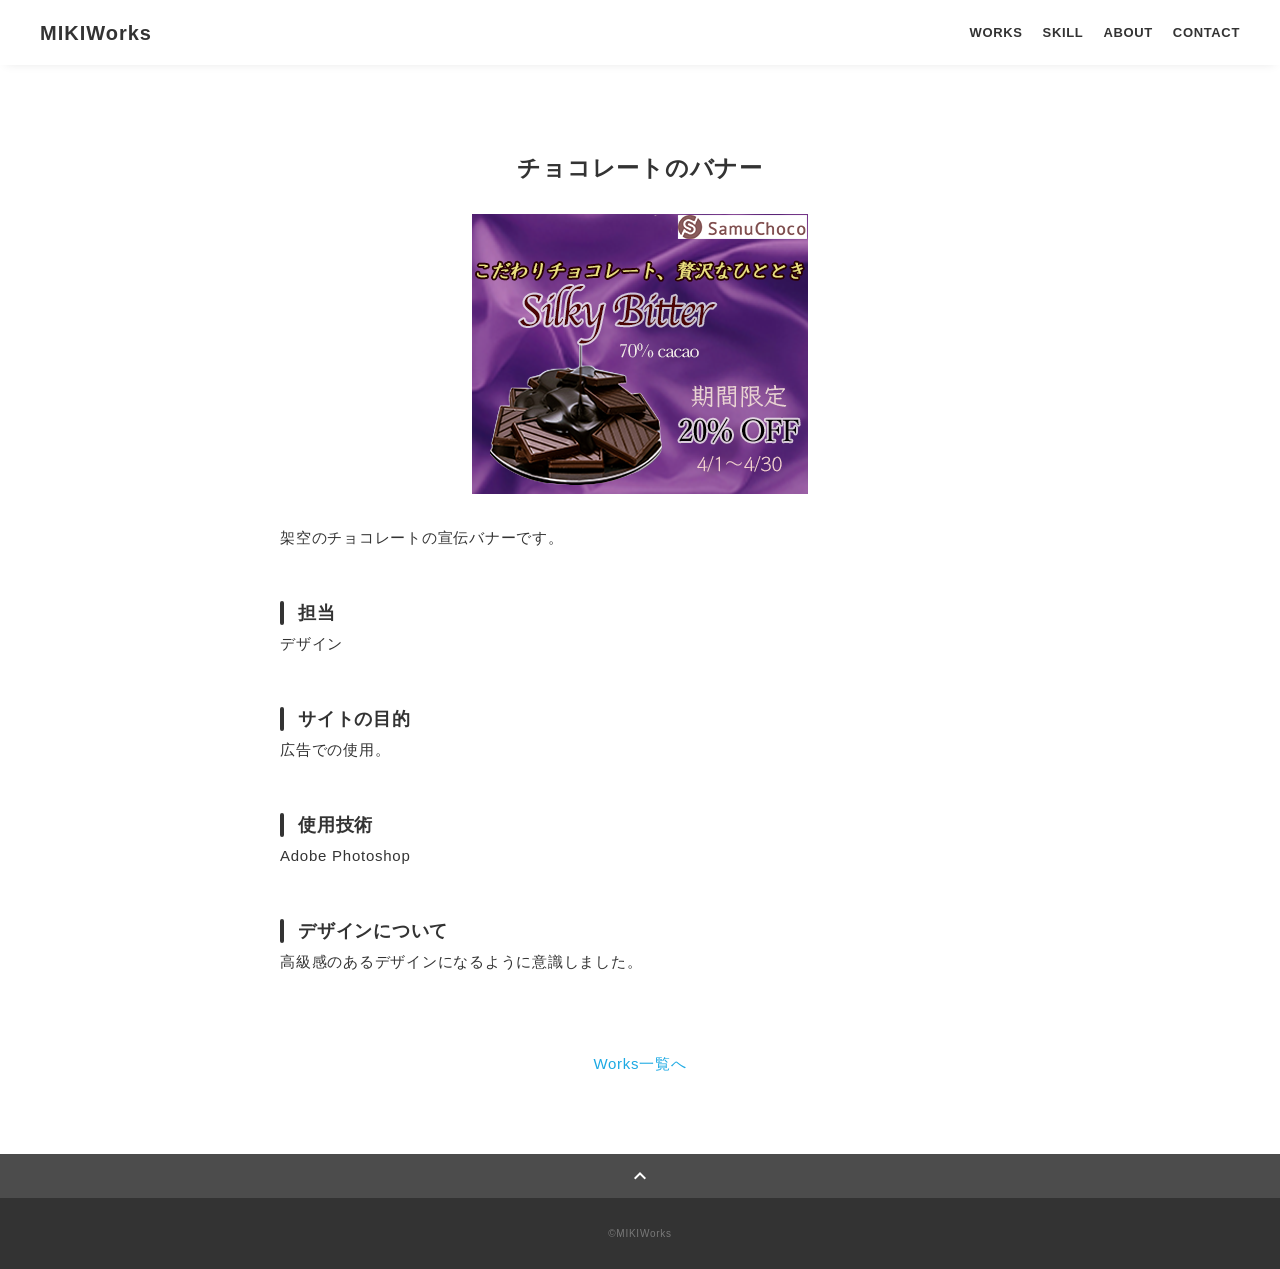
<file: portfolio/works-5.html>
<!doctype html>
<html>
  <head>
    <meta charset="utf-8" />
    <meta name="viewport" content="width=device-width, initial-scale=1.0, maximum-scale=1.0, minimum-scale=1.0" />
    <title>SAMURAI ポートフォリオ</title>
    <link rel="preconnect" href="https://fonts.gstatic.com" />
    <link href="https://fonts.googleapis.com/css2?family=Montserrat:wght@400;700&display=swap" rel="stylesheet" />
    <link href="https://fonts.googleapis.com/css?family=Material+Icons+Outlined" rel="stylesheet" />
    <link href="css/ress.css" media="all" rel="stylesheet" type="text/css" />
    <link href="css/style.css" media="all" rel="stylesheet" type="text/css" />
  </head>

  <body>
    <div class="wrapper">
      <!-- header -->
      <header class="header">
        <div class="container">
          <h1 class="header-logo">
            <a href="index.html">MIKIWorks</a>
          </h1>
          <nav class="gnav">
            <ul class="gnav-list">
              <li class="gnav-item"><a href="index.html#works">WORKS</a></li>
              <li class="gnav-item"><a href="index.html#skill">SKILL</a></li>
              <li class="gnav-item"><a href="index.html#about">ABOUT</a></li>
              <li class="gnav-item"><a href="index.html#contact">CONTACT</a></li>
            </ul>
          </nav>
        </div>
      </header>
      <!-- /header -->

      <main class="content">
        <article class="article">
          <div class="article-container">
            <h2 class="article-title">チョコレートのバナー</h2>
            <div class="article-body">
              <p style="text-align: center">
                <img src="img/works/chocolalte.banner.png" alt="Photoshop" />
              </p>
              <p>架空のチョコレートの宣伝バナーです。</p>

              <h3>担当</h3>
              <p>デザイン</p>
              <h3>サイトの目的</h3>
              <p>広告での使用。</p>
              <h3>使用技術</h3>
              <p>Adobe Photoshop</p>
              <h3>デザインについて</h3>
              <p>高級感のあるデザインになるように意識しました。</p>
            </div>

            <div class="home-link">
              <a href="index.html#works">Works一覧へ</a>
            </div>
          </div>
        </article>

        <div class="page-top" id="js-page-top">
          <span class="material-icons-outlined">expand_less</span>
        </div>
      </main>

      <!-- footer -->
      <footer class="footer">
        <div class="copyright">&copy;MIKIWorks</div>
      </footer>
      <!-- /footer -->
    </div>
    <script src="https://ajax.googleapis.com/ajax/libs/jquery/3.6.0/jquery.min.js"></script>
    <script type="text/javascript" src="js/script.js"></script>
  </body>
</html>
</file>
<file: portfolio/css/ress.css>
/*!
 * ress.css • v3.0.1
 * MIT License
 * github.com/filipelinhares/ress
 */

/* # =================================================================
   # Global selectors
   # ================================================================= */

html {
  box-sizing: border-box;
  word-break: normal;
  -moz-tab-size: 4;
  tab-size: 4;

  -webkit-text-size-adjust: 100%; /* Prevent adjustments of font size after orientation changes in iOS */
}

*,
::before,
::after {
  box-sizing: inherit;
  background-repeat: no-repeat; /* Set `background-repeat: no-repeat` to all elements and pseudo elements */
}

::before,
::after {
  vertical-align: inherit;
  text-decoration: inherit; /* Inherit text-decoration and vertical align to ::before and ::after pseudo elements */
}

* {
  margin: 0;
  padding: 0; /* Reset `padding` and `margin` of all elements */
}

/* # =================================================================
   # General elements
   # ================================================================= */

hr {
  overflow: visible; /* Show the overflow in Edge and IE */
  height: 0; /* Add the correct box sizing in Firefox */
}

details,
main {
  display: block; /* Render the `main` element consistently in IE. */
}

summary {
  display: list-item; /* Add the correct display in all browsers */
}

small {
  font-size: 80%; /* Set font-size to 80% in `small` elements */
}

[hidden] {
  display: none; /* Add the correct display in IE */
}

abbr[title] {
  /* Add the correct text decoration in Chrome, Edge, IE, Opera, and Safari */
  text-decoration: underline;
  text-decoration: underline dotted;
  border-bottom: none; /* Remove the bottom border in Chrome 57 */
}

a {
  background-color: transparent; /* Remove the gray background on active links in IE 10 */
}

a:active,
a:hover {
  outline-width: 0; /* Remove the outline when hovering in all browsers */
}

code,
kbd,
pre,
samp {
  font-family: monospace, monospace; /* Specify the font family of code elements */
}

pre {
  font-size: 1em; /* Correct the odd `em` font sizing in all browsers */
}

b,
strong {
  font-weight: bolder; /* Add the correct font weight in Chrome, Edge, and Safari */
}

/* https://gist.github.com/unruthless/413930 */
sub,
sup {
  position: relative;
  font-size: 75%;
  line-height: 0;
  vertical-align: baseline;
}

sub {
  bottom: -.25em;
}

sup {
  top: -.5em;
}

/* # =================================================================
   # Forms
   # ================================================================= */

input {
  border-radius: 0;
}

/* Replace pointer cursor in disabled elements */
[disabled] {
  cursor: default;
}

[type="number"]::-webkit-container-spin-button,
[type="number"]::-webkit-outer-spin-button {
  height: auto; /* Correct the cursor style of increment and decrement buttons in Chrome */
}

[type="search"] {
  outline-offset: -2px; /* Correct the outline style in Safari */

  -webkit-appearance: textfield; /* Correct the odd appearance in Chrome and Safari */
}

[type="search"]::-webkit-search-decoration {
  -webkit-appearance: none; /* Remove the container padding in Chrome and Safari on macOS */
}

textarea {
  overflow: auto; /* Internet Explorer 11+ */
  resize: vertical; /* Specify textarea resizability */
}

button,
input,
optgroup,
select,
textarea {
  font: inherit; /* Specify font inheritance of form elements */
}

optgroup {
  font-weight: bold; /* Restore the font weight unset by the previous rule */
}

button {
  overflow: visible; /* Address `overflow` set to `hidden` in IE 8/9/10/11 */
}

button,
select {
  text-transform: none; /* Firefox 40+, Internet Explorer 11- */
}

/* Apply cursor pointer to button elements */
button,
[type="button"],
[type="reset"],
[type="submit"],
[role="button"] {
  cursor: pointer;
  color: inherit;
}

/* Remove container padding and border in Firefox 4+ */
button::-moz-focus-container,
[type="button"]::-moz-focus-container,
[type="reset"]::-moz-focus-container,
[type="submit"]::-moz-focus-container {
  padding: 0;
  border-style: none;
}

/* Replace focus style removed in the border reset above */
button:-moz-focusring,
[type="button"]::-moz-focus-container,
[type="reset"]::-moz-focus-container,
[type="submit"]::-moz-focus-container {
  outline: 1px dotted ButtonText;
}

button,
html [type="button"],
/* Prevent a WebKit bug where (2) destroys native `audio` and `video`controls in Android 4 */
[type="reset"],
[type="submit"] {
  -webkit-appearance: button; /* Correct the inability to style clickable types in iOS */
}

/* Remove the default button styling in all browsers */
button,
input,
select,
textarea {
  border-style: none;
  background-color: transparent;
}

/* Style select like a standard input */
select {
  -webkit-appearance: none; /* Chrome 41+ */
  -moz-appearance: none; /* Firefox 36+ */
}

select::-ms-expand {
  display: none; /* Internet Explorer 11+ */
}

select::-ms-value {
  color: currentColor; /* Internet Explorer 11+ */
}

legend {
  display: table; /* Correct the text wrapping in Edge and IE */
  max-width: 100%; /* Correct the text wrapping in Edge and IE */
  max-width: 100%; /* Correct the text wrapping in Edge 18- and IE */
  white-space: normal; /* Correct the text wrapping in Edge and IE */
  color: inherit; /* Correct the color inheritance from `fieldset` elements in IE */
  border: 0; /* Correct `color` not being inherited in IE 8/9/10/11 */
}

::-webkit-file-upload-button {
  font: inherit; /* Change font properties to `inherit` in Chrome and Safari */
  color: inherit;
  /* Correct the inability to style clickable types in iOS and Safari */

  -webkit-appearance: button;
}

/* # =================================================================
   # Specify media element style
   # ================================================================= */

img {
  border-style: none; /* Remove border when inside `a` element in IE 8/9/10 */
}

/* Add the correct vertical alignment in Chrome, Firefox, and Opera */
progress {
  vertical-align: baseline;
}

/* # =================================================================
   # Accessibility
   # ================================================================= */

/* Hide content from screens but not screenreaders */
@media screen {
  [hidden~="screen"] {
    display: inherit;
  }
  [hidden~="screen"]:not(:active):not(:focus):not(:target) {
    position: absolute !important;
    clip: rect(0 0 0 0) !important;
  }
}

/* Specify the progress cursor of updating elements */
[aria-busy="true"] {
  cursor: progress;
}

/* Specify the pointer cursor of trigger elements */
[aria-controls] {
  cursor: pointer;
}

/* Specify the unstyled cursor of disabled, not-editable, or otherwise inoperable elements */
[aria-disabled] {
  cursor: default;
}
</file>
<file: portfolio/css/style.css>
body {
  font-family: 'Noto Sans JP', 'Hiragino Kaku Gothic ProN', 'Yu Gothic', sans-serif;
  font-size: 15px;
  letter-spacing: .05em;
  color: #333;
}

a {
  transition: opacity .3s;
  text-decoration: none;
  color: #1ca9e3;
}

img {
  max-width: 100%;
  height: auto;
  vertical-align: bottom;
  border-style: none;
}



.pc-only {
  display: block;
}

.sp-only {
  display: none;
}

/*--------------------------------
 レイアウト
---------------------------------*/
.wrapper {
  padding-top: 73px;
}

.section {
  padding: 90px 0;
}

.section:nth-of-type(odd) {
  background-color: #f7f7f7;
}

.container {
  max-width: 1340px;
  margin: 0 auto;
  padding: 0 40px;
}

/*--------------------------------
 見出し
---------------------------------*/
.title {
  font-size: 34px;
  font-weight: bold;
  line-height: 1;
  margin-bottom: 40px;
  text-align: center;
  letter-spacing: .05em;
  color: #333;
}

.lead {
  font-size: 16px;
  line-height: 1.8;
  margin-bottom: 30px;
}

/*--------------------------------
ヘッダー
---------------------------------*/
.header {
  position: fixed;
  top: 0;
  z-index: 1;
  width: 100%;
  background-color: #fff;
  box-shadow: 0 5px 10px -6px rgba(0,0,0,.1);
}

.header .container {
  display: flex;
  align-items: center;
  justify-content: space-between;
  padding: 20px 40px;
}

.header-logo {
  font-size: 20px;
  font-weight: bold;
  line-height: 1.2;
  margin-right: 20px;
  letter-spacing: .05em;
}

.header-logo a {
  color: #333;
}

.gnav-list {
  display: flex;
  justify-content: space-between;
  list-style: none;
}

.gnav-item:not(:last-child) {
  margin-right: 20px;
}

.gnav-item a {
  position: relative;
  font-size: 13px;
  font-weight: bold;
  display: inline-block;
  padding: 5px 0;
  transition: .3s;
  letter-spacing: .05em;
  color: #333;
}
.gnav-item a:after {
  position: absolute;
  bottom: 0;
  left: 50%;
  width: 0;
  height: 3px;
  content: "";
  transition: .3s;
  -webkit-transform: translateX(-50%);
  transform: translateX(-50%);
  background-color: #333;
}

.gnav-item a:hover:after {
  width: 100%;
}

/*--------------------------------
 メインビジュアル
---------------------------------*/
.mv {
  display: flex;
  align-items: center;
  justify-content: center;
  height: auto;
  text-align: center;
}

.mv-container {
  position: relative;
  padding: 0 20px;
}

.mv-container img {
  width: 100%;
  height: auto;
}

/*--------------------------------
 Works
---------------------------------*/
.works-list {
  display: flex;
  flex-wrap: wrap;
  margin-bottom: -40px;
}

.works-item {
  width: 31.74603%;
  margin-right: 1.58730%;
  margin-bottom: 40px;
  color: #333;
}

.works-item:hover {
  opacity: .9;
}

.works-item:nth-of-type(3n) {
  margin-right: 0;
}

.works-img img {
  border: 1px solid #e6e6e6;
}

.works-name {
  font-size: 24px;
  font-weight: bold;
  margin-top: 8px;
}

.works-info {
  font-size: 16px;
  margin-top: 5px;
}

/*--------------------------------
 Skill
---------------------------------*/
.skill-list {
  display: flex;
  flex-wrap: wrap;
  justify-content: space-between;
  margin-bottom: -50px;
}

.skill-item {
  display: flex;
  align-items: flex-start;
  justify-content: space-between;
  width: 48%;
  margin-bottom: 50px;
}

.skill-img {
  width: 60px;
  height: auto;
  margin-right: 20px;
}

.skill-body {
  flex: 1;
}

.skill-name {
  margin-bottom: 10px;
}

.skill-text {
  font-size: 14px;
  line-height: 1.8;
}

/*--------------------------------
 About
---------------------------------*/
.profile {
  display: flex;
  flex-wrap: wrap;
  max-width: 800px;
  margin: 0 auto;
}
.profile-img {
  width: 20%;
  margin-right: 30px;
  border-radius: 50%;
}
.profile-img img {
  border-radius: 50%;
}
.profile-body {
  flex: 1;
}

.profile-body p {
  font-size: 15px;
  line-height: 1.8;
}

.profile-body p:not(:last-child) {
  margin-bottom: 30px;
}

/*--------------------------------
 Contact
---------------------------------*/
.contact {
  text-align: center;
}

.contact-item:not(:last-child) {
  margin-right: 10px;
}

.contact-text {
  margin-top: 10px;
}
.contact-list {
  display: flex;
  justify-content: center; /* 中央寄せ */
  gap: 16px;               /* アイコン間の余白 */
  margin-top: 20px;
}

.contact-list img {
  width: 40px;
  height: auto;
  transition: transform 0.2s ease;
  margin: 0 20px;
}

.contact-list img:hover {
  transform: scale(1.1);
}
/*--------------------------------
 ページトップ
---------------------------------*/
.page-top {
  font-weight: bold;
  padding: 10px;
  cursor: pointer;
  text-align: center;
  background-color: #4c4c4c;
}

.page-top .material-icons-outlined {
  vertical-align: bottom;
  color: #fff;
}

/*--------------------------------
 フッター
---------------------------------*/
.footer {
  padding: 30px;
  background-color: #333;
}

.copyright {
  font-size: 10px;
  text-align: center;
  color: #797979;
}

/*--------------------------------
 下層：Worksページ
---------------------------------*/
.article {
  padding: 80px 0;
}

.article-container {
  max-width: 1040px;
  margin: 0 auto;
  padding: 0 20px;
}

.article-title {
  margin-bottom: 30px;
  text-align: center;
}

.article-body {
  max-width: 720px;
  margin: 0 auto;
  margin-bottom: 80px;
}

.article-body h3 {
  position: relative;
  font-size: 18px;
  margin-bottom: 5px;
  padding-left: 1em;
}

.article-body img {
  max-width: 100%;
  height: auto;
}

.article-body h3:not(:first-child) {
  margin-top: 50px;
}

.article-body h3::before {
  position: absolute;
  top: 0;
  left: 0;
  width: 4px;
  height: 100%;
  content: "";
  border-radius: 3px;
  background-color: #333;
}

.article-body p {
  font-size: 15px;
  line-height: 1.8;
  margin-bottom: 30px;
}

.home-link {
  text-align: center;
}

/*media Queries 767
----------------------------------------------------*/
@media screen and (max-width: 767px) {
  body {
    font-size: 14px;
  }

  .pc-only {
    display: none;
  }

  .sp-only {
    display: block;
  }

  /* 見出し */
  .title {
    font-size: 26px;
    margin-bottom: 20px;
  }

  .lead {
    font-size: 14px;
    line-height: 1.7;
    margin-bottom: 20px;
  }

  /* レイアウト */
  .wrapper {
    padding-top: 57px;
  }

  .section {
    padding: 60px 0;
  }

  .container {
    padding: 0 20px;
  }

  /* ヘッダー */
  .header .container {
    padding: 15px;
  }

  .header-logo {
    font-size: 15px;
    margin-right: 15px;
  }

  .gnav-item:not(:last-child) {
    margin-right: 10px;
  }

  .gnav-item a {
    font-size: 10px;
  }

  .gnav-item a:after {
    display: none;
  }

  /*  メインビジュアル */
  .mv {
    height: 40vh;
    min-height: 40vw;
    overflow: hidden;
  }

  .mv-container {
    padding: 0 20px;
  }

  .mv-title {
    font-size: 30px;
  }
  .mv-subtitle {
    font-size: 16px;
    margin-bottom: 20px;
  }

  .mv-text {
    top: 75%;
    font-size: 14px;
    line-height: 1.7;
  }

  /* Works */
  .works-name {
    font-size: 12px;
  }

  .works-info {
    margin-top: 3px;
  }

  .works-list {
    justify-content: space-between;
  }

  .works-item {
    flex: 0 0 48%;
    margin-right: 0;
    margin-bottom: 30px;
  }

  /* Skill */
  .skill-list {
    display: block;
    margin-bottom: 0;
  }

  .skill-item {
    width: 100%;
    margin-bottom: 35px;
  }

  .skill-item:last-child {
    margin-bottom: 0;
  }

  .skill-name {
    margin-bottom: 5px;
  }

  .skill-text {
    font-size: 13px;
    line-height: 1.7;
  }

  /* About */
  .profile {
    display: block;
  }
  .profile-img {
    width: 150px;
    margin: 0 auto;
    margin-bottom: 25px;
  }

  .profile-body p {
    font-size: 14px;
    line-height: 1.7;
  }

  .profile-body p:not(:last-child) {
    margin-bottom: 20px;
  }

  /* フッター */
  .footer {
    padding: 20px;
  }

  /* 下層ページ */
  .article {
    padding: 50px 0;
  }

  .article-body h3 {
    font-size: 16px;
    padding-left: .8em;
  }

  .article-body h3:not(:first-child) {
    margin-top: 30px;
  }

  .article-body p {
    font-size: 14px;
    line-height: 1.7;
    margin-bottom: 20px;
  }
}
.contact {
  text-align: center;
  padding: 60px 20px;
  background-color: #fdf7f9;
}

.contact h2 {
  font-size: 28px;
  margin-bottom: 10px;
}

.contact p {
  margin-bottom: 30px;
  color: #555;
}

.form-container {
  max-width: 700px;
  margin: 0 auto;
  border-radius: 12px;
  overflow: hidden;
  box-shadow: 0 4px 12px rgba(0,0,0,0.1);
}

/* iframeをレスポンシブ対応 */
.form-container iframe {
  width: 100%;
  height: 800px;
  border: none;
}
</file>
<file: samurai_university/styles/main_styles.css>
@charset "utf-8";
/* CSS Document */

/******************************

[Table of Contents]

1. Fonts
2. Body and some general stuff
3. Header
	3.1 Top Bar
	3.2 Header Content
	3.3 Logo
	3.4 Main Nav
	3.5 Hamburger
4. Menu
5. Section
6. Home
7. Features
8. Courses
9. Counter
10. Events
11. Team
12. News
13. Newsletter
14. Footer



******************************/

/***********
1. Fonts
***********/

@import url("https://fonts.googleapis.com/css?family=Noto+Serif+JP:400,700&display=swap&subset=japanese");
@import url("https://fonts.googleapis.com/css?family=Roboto&display=swap");
/*********************************
2. Body and some general stuff
*********************************/

/* 等線体
font-family: 'Roboto', sans-serif; */

* {
  margin: 0;
  padding: 0;
  -webkit-font-smoothing: antialiased;
  -webkit-text-shadow: rgba(0, 0, 0, 0.01) 0 0 1px;
  text-shadow: rgba(0, 0, 0, 0.01) 0 0 1px;
}

body {
  font-family: "Noto Serif JP", serif;
  font-size: 14px;
  font-weight: 400;
  background: #ffffff;
  color: #a5a5a5;
}

div {
  display: block;
  position: relative;
  -webkit-box-sizing: border-box;
  -moz-box-sizing: border-box;
  box-sizing: border-box;
}

ul {
  list-style: none;
  margin-bottom: 0px;
}

p {
  font-family: "Noto Serif JP", serif;
  font-size: 14px;
  line-height: 1.85;
  font-weight: 400;
  color: #76777a;
  -webkit-font-smoothing: antialiased;
  -webkit-text-shadow: rgba(0, 0, 0, 0.01) 0 0 1px;
  text-shadow: rgba(0, 0, 0, 0.01) 0 0 1px;
}

p a {
  display: inline;
  position: relative;
  color: inherit;
  border-bottom: solid 1px #ffa07f;
  -webkit-transition: all 200ms ease;
  -moz-transition: all 200ms ease;
  -ms-transition: all 200ms ease;
  -o-transition: all 200ms ease;
  transition: all 200ms ease;
}

p:last-of-type {
  margin-bottom: 0;
}

a,
a:hover,
a:visited,
a:active,
a:link {
  text-decoration: none;
  -webkit-font-smoothing: antialiased;
  -webkit-text-shadow: rgba(0, 0, 0, 0.01) 0 0 1px;
  text-shadow: rgba(0, 0, 0, 0.01) 0 0 1px;
}

p a:active {
  position: relative;
  color: #ff6347;
}

p a:hover {
  color: #ffffff;
  background: #ffa07f;
}

p a:hover::after {
  opacity: 0.2;
}

::selection {
}

p::selection {
}

h1 {
  font-size: 48px;
}

h2 {
  font-size: 36px;
}

h3 {
  font-size: 24px;
}

h4 {
  font-size: 18px;
}

h5 {
  font-size: 14px;
}

h1,
h2,
h3,
h4,
h5,
h6 {
  font-family: "Noto Serif JP", serif;
  font-weight: 700;
  -webkit-font-smoothing: antialiased;
  -webkit-text-shadow: rgba(0, 0, 0, 0.01) 0 0 1px;
  text-shadow: rgba(0, 0, 0, 0.01) 0 0 1px;
  color: #384158;
  margin-bottom: 0;
}

h1::selection,
h2::selection,
h3::selection,
h4::selection,
h5::selection,
h6::selection {
}

.form-control {
  color: #db5246;
}

section {
  display: block;
  position: relative;
  box-sizing: border-box;
}

.clear {
  clear: both;
}

.clearfix::before,
.clearfix::after {
  content: "";
  display: table;
}

.clearfix::after {
  clear: both;
}

.clearfix {
  zoom: 1;
}

.float_left {
  float: left;
}

.float_right {
  float: right;
}

.trans_200 {
  -webkit-transition: all 200ms ease;
  -moz-transition: all 200ms ease;
  -ms-transition: all 200ms ease;
  -o-transition: all 200ms ease;
  transition: all 200ms ease;
}

.trans_300 {
  -webkit-transition: all 300ms ease;
  -moz-transition: all 300ms ease;
  -ms-transition: all 300ms ease;
  -o-transition: all 300ms ease;
  transition: all 300ms ease;
}

.trans_400 {
  -webkit-transition: all 400ms ease;
  -moz-transition: all 400ms ease;
  -ms-transition: all 400ms ease;
  -o-transition: all 400ms ease;
  transition: all 400ms ease;
}

.trans_500 {
  -webkit-transition: all 500ms ease;
  -moz-transition: all 500ms ease;
  -ms-transition: all 500ms ease;
  -o-transition: all 500ms ease;
  transition: all 500ms ease;
}

.fill_height {
  height: 100%;
}

.super_container {
  width: 100%;
  overflow: hidden;
}

.prlx_parent {
  overflow: hidden;
}

.prlx {
  height: 130% !important;
}

.parallax-window {
  min-height: 400px;
  background: transparent;
}

.nopadding {
  padding: 0px !important;
}

/*********************************
3. Header
*********************************/

.image_header {
  background-image: url("../images/top_back.png");
  display: block;
  position: relative;
  object-fit: cover;
  height: 400px;
  width: 100%;
}

.image_header::after {
  content: "";
  background: rgba(43, 123, 142, 0.15);
  position: absolute;
  top: 0;
  left: 0;
  right: 0;
  bottom: 0;
  z-index: 1;
}

.header_info {
  position: absolute;
  top: 50%;
  padding-left: 5%;
}

.header_info div:first-child {
  text-align: left;
  font-size: 50px;
  letter-spacing: 3.45px;
  color: rgba(146, 222, 241, 1);
  text-shadow: 3px 3px 6px rgba(0, 0, 0, 0.39);
  text-transform: uppercase;
  opacity: 1;
}

.header_info div:nth-child(2) {
  text-align: left;
  font-size: 18px;
  letter-spacing: 2.7px;
  color: rgba(255, 255, 255, 1);
  opacity: 1;
}

.title {
  text-align: left;
  font-size: 32px;
  letter-spacing: 0;
  color: #000000dd;
  text-transform: uppercase;
  opacity: 1;
  border-bottom: 4px solid #4aa0b5;
  width: fit-content;
}

.header {
  position: fixed;
  top: 0;
  left: 0;
  width: 100%;
  z-index: 100;
  box-shadow: 0px 5px 20px rgba(0, 0, 0, 0.05);
  -webkit-transition: all 200ms ease;
  -moz-transition: all 200ms ease;
  -ms-transition: all 200ms ease;
  -o-transition: all 200ms ease;
  transition: all 200ms ease;
}

.header.scrolled {
  top: -40px;
}

/*********************************
3.1 Top Bar
*********************************/

.top_bar {
  width: 100%;
  background: #14bdee;
}

.header.scrolled .top_bar {
}

.top_bar_container {
  width: 100%;
  height: 100%;
}

.top_bar_content {
  width: 100%;
  height: 40px;
}

.top_bar_contact_list li {
  display: inline-block;
}

.question {
  font-family: "Noto Serif JP", serif;
  font-size: 14px;
  color: #ffffff;
  margin-left: 0px;
}

.top_bar_contact_list li i,
.top_bar_contact_list li > div {
  display: inline-block;
  font-size: 14px;
  color: #ffffff;
}

.top_bar_contact_list li > div {
  margin-left: 1px;
}

.top_bar_contact_list li:not(:last-child) {
  margin-right: 21px;
}

.top_bar_login {
  height: 100%;
}

.login_button {
  width: 160px;
  height: 100%;
  background: #f3f3f3;
  text-align: center;
}

.login_button a {
  display: block;
  font-size: 14px;
  font-weight: 500;
  line-height: 40px;
  color: #384158;
}

/*********************************
3.2 Header Content
*********************************/

.header_container {
  width: 100%;
  background: #000000de;
}

.header_content {
  height: 90px;
  -webkit-transition: all 200ms ease;
  -moz-transition: all 200ms ease;
  -ms-transition: all 200ms ease;
  -o-transition: all 200ms ease;
  transition: all 200ms ease;
}

.header.scrolled .header_content {
  height: 80px;
}

/*********************************
3.3 Logo
*********************************/

.logo,
.logo_text {
  display: inline-block;
}

.logo {
  width: 60px;
  height: 60px;
  -webkit-transition: all 200ms ease;
  -moz-transition: all 200ms ease;
  -ms-transition: all 200ms ease;
  -o-transition: all 200ms ease;
  transition: all 200ms ease;
}

.logo img {
  max-width: 100%;
}

.logo_text {
  font-family: "Noto Serif JP", serif;
  margin-bottom: 4px;
  font-size: 36px;
  font-weight: 700;
  line-height: 0.75;
  color: #384158;
  vertical-align: middle;
  margin-left: 7px;
  -webkit-transition: all 200ms ease;
  -moz-transition: all 200ms ease;
  -ms-transition: all 200ms ease;
  -o-transition: all 200ms ease;
  transition: all 200ms ease;
}

.logo_text span {
  color: #ffffff;
  font-size: 20px;
  text-transform: uppercase;
}

.header.scrolled .logo {
  width: 40px;
  height: 40px;
}

.header.scrolled .logo_text {
  font-size: 24px;
}

/*********************************
3.4 Main Nav
*********************************/

.sub-menu {
  padding: 0px;
  border-radius: 0px;
  left: -43px;
}

.sub-menu p {
  text-align: left;
  font-size: 15px;
  letter-spacing: 1.2px;
  color: #000000dd !important;
  opacity: 1;
}

.txt-search {
  background: #ffffff 0% 0% no-repeat padding-box;
  border: 1px solid #0000004d;
  border-radius: 3px 0px 0px 3px;
  opacity: 1;
  width: 171px;
  height: 44px;
}

.btn-search {
  background: #b39a6b 0% 0% no-repeat padding-box;
  border-radius: 0px 3px 3px 0px;
  opacity: 1;
  width: 44px;
  height: 44px;
}

.main_nav,
.search_button,
.shopping_cart {
  display: inline-block;
}

.main_nav li {
  display: inline-block;
  position: relative;
}

.main_nav li:not(:last-child) {
  margin-right: 20px;
}

.dropdown-toggle::after {
  content: none;
}

.main_nav li a {
  font-size: 18px;
  font-weight: 500;
  color: #384158;
  -webkit-transition: all 200ms ease;
  -moz-transition: all 200ms ease;
  -ms-transition: all 200ms ease;
  -o-transition: all 200ms ease;
  transition: all 200ms ease;
}

.main_nav li a:hover,
.main_nav li.active a {
  color: #ffffff;
}

.dropdown-item:hover {
  color: #000000dd !important;
}

.main_nav li a > p {
  color: #ffffff;
}

/***slide***/

.title-slide p {
  color: #92def1;
  font-size: 50px;
  text-transform: uppercase;
  letter-spacing: 3.45px;
  text-shadow: 3px 3px 6px #00000063;
}

.content-slide p {
  font-family: "Roboto", sans-serif;
  color: #ffffff;
  font-size: 16px;
  letter-spacing: 2.4px;
  text-align: center;
  position: absolute;
  left: 18%;
  right: 18%;
}

.carousel-caption {
  position: absolute;
  top: 10%;
}

/*********************************
3.5 Hamburger
*********************************

/*********************************
4. Menu
*********************************/

.menu {
  position: fixed;
  top: 0;
  right: -400px;
  width: 400px;
  height: 100vh;
  background: #ffffff;
  z-index: 101;
  padding-right: 60px;
  padding-top: 87px;
  padding-left: 50px;
}

.menu .logo a {
  color: #000000;
}

.menu.active {
  right: 0;
}

.menu_close_container {
  position: absolute;
  top: 30px;
  right: 60px;
  width: 18px;
  height: 18px;
  transform-origin: center center;
  -webkit-transform: rotate(45deg);
  -moz-transform: rotate(45deg);
  -ms-transform: rotate(45deg);
  -o-transform: rotate(45deg);
  transform: rotate(45deg);
  cursor: pointer;
}

.menu_close {
  width: 100%;
  height: 100%;
  transform-style: preserve-3D;
}

.menu_close div {
  width: 100%;
  height: 2px;
  background: #232323;
  top: 8px;
  -webkit-transition: all 200ms ease;
  -moz-transition: all 200ms ease;
  -ms-transition: all 200ms ease;
  -o-transition: all 200ms ease;
  transition: all 200ms ease;
}

.menu_close div:last-of-type {
  -webkit-transform: rotate(90deg) translateX(-2px);
  -moz-transform: rotate(90deg) translateX(-2px);
  -ms-transform: rotate(90deg) translateX(-2px);
  -o-transform: rotate(90deg) translateX(-2px);
  transform: rotate(90deg) translateX(-2px);
  transform-origin: center;
}

.menu_close:hover div {
  background: #937c6f;
}

.menu .logo {
  margin-bottom: 60px;
}

.menu_nav ul li {
  margin-bottom: 9px;
}

.menu_nav ul li a {
  font-family: "Noto Serif JP", serif;
  font-size: 14px;
  text-transform: uppercase;
  color: rgba(0, 0, 0, 1);
  font-weight: 700;
  letter-spacing: 0.1em;
  -webkit-transition: all 200ms ease;
  -moz-transition: all 200ms ease;
  -ms-transition: all 200ms ease;
  -o-transition: all 200ms ease;
  transition: all 200ms ease;
}

.menu_nav ul li a:hover {
  color: #14bdee;
}

.menu .search {
  width: 100%;
  margin-bottom: 67px;
}

.search {
  display: inline-block;
  width: 400px;
  -webkit-transform: translateY(2px);
  -moz-transform: translateY(2px);
  -ms-transform: translateY(2px);
  -o-transform: translateY(2px);
  transform: translateY(2px);
}

.menu .header_search_form {
  width: 100%;
}

.search form {
  position: relative;
}

.menu .search_input {
  width: 100%;
  height: 40px;
  background: rgba(0, 0, 0, 0.1);
  border-radius: 3px;
  border: none;
  outline: none;
  padding-left: 15px;
  color: rgba(0, 0, 0, 0.5);
}

.menu .search_input::-webkit-input-placeholder {
  font-family: "Noto Serif JP", serif;
  font-size: 14px !important;
  font-weight: 400 !important;
  color: rgba(0, 0, 0, 0.4) !important;
}

.menu .search_input:-moz-placeholder {
  font-family: "Noto Serif JP", serif;
  font-size: 14px !important;
  font-weight: 400 !important;
  color: rgba(0, 0, 0, 0.4) !important;
}

.menu .search_input::-moz-placeholder {
  font-family: "Noto Serif JP", serif;
  font-size: 14px !important;
  font-weight: 400 !important;
  color: rgba(0, 0, 0, 0.4) !important;
}

.menu .search_input:-ms-input-placeholder {
  font-family: "Noto Serif JP", serif;
  font-size: 14px !important;
  font-weight: 400 !important;
  color: rgba(0, 0, 0, 0.4) !important;
}

.menu .search_input::input-placeholder {
  font-family: "Noto Serif JP", serif;
  font-size: 14px !important;
  font-weight: 400 !important;
  color: rgba(0, 0, 0, 0.4) !important;
}

/*********************************
5. Section
*********************************/

.section_title_container {
  max-width: 600px;
  width: fit-content;
  margin: 0 auto;
}

.section_title {
  line-height: 1.2;
}

.section_subtitle {
  line-height: 1.85;
  border-bottom: 2px solid #4aa0b5;
  /* margin-top: 14px; */
}

.section_background {
  position: absolute;
  top: 0;
  left: 0;
  width: 100%;
  height: 100%;
}

/*********************************
6. Home
*********************************/

.home {
  width: 100%;
  /* height: 850px; */
}

.home_slider_container {
  width: 100%;
  height: 100%;
}

.home_slider {
  width: 100%;
  height: 100%;
}

.home_slider_background {
  position: absolute;
  top: 0;
  left: 0;
  width: 100%;
  height: 100%;
  background-repeat: no-repeat;
  background-size: cover;
  background-position: center center;
}

.home_slider_content {
  position: absolute;
  top: 41%;
  left: 0;
  width: 100%;
  height: auto;
}

.home_slider_title {
  font-family: "Noto Serif JP", serif;
  font-size: 60px;
  font-weight: 700;
  line-height: 1.2;
  color: #384158;
}

.home_slider_subtitle {
  font-size: 24px;
  color: #76777a;
  margin-top: 9px;
}

.home_slider_form_container {
  width: 832px;
  margin: 0 auto;
  margin-top: 35px;
}

.home_title {
  letter-spacing: 3.2px;
  color: #000000;
  text-transform: uppercase;
  font-size: 32px;
}

.home_title_sub {
  font-family: "Roboto", sans-serif;
  letter-spacing: 0.7px;
  color: #00000099;
  opacity: 1;
  font-size: 14px;
  border-bottom: 2px solid #4aa0b5;
  margin-bottom: 20px;
  width: fit-content;
}

/* pagination */
.news-pagination {
  display: flex;
  justify-content: center;
  margin: 40px 0 0;
}

.news-pagination .page-numbers {
  display: inline-block;
  margin-right: 20px;
  padding: 13px 20px;
  color: #707070;
  border-radius: 3px;
  border: #707070 solid 1px;
  background: #fff;
}

@media screen and (max-width: 768px) {
  .news-pagination .page-numbers {
    margin-right: 10px;
    padding: 8px 15px;
  }
}

.news-pagination .current {
  padding: 13px 20px;
  background: #707070;
  color: #fff;
}

@media screen and (max-width: 768px) {
  .news-pagination .current {
    padding: 8px 15px;
  }
}

.news-pagination .prev {
  padding: 13px 20px;
  background: transparent;
  color: #707070;
}

@media screen and (max-width: 768px) {
  .news-pagination .prev {
    padding: 8px 15px;
  }
}

.news-pagination .next {
  padding: 13px 20px;
  background: transparent;
  color: #707070;
}

@media screen and (max-width: 768px) {
 .news-pagination .next {
    padding: 8px 15px;
  }
}

.news-pagination .dots {
  background: transparent;
  box-shadow: none;
  border: none;
}

/* pagination */

.calendar_border {
  width: 100px;
  height: 100px;
  background: #555555 0% 0% no-repeat padding-box;
  opacity: 1;
}

.calendar_border_1 {
  width: 89px;
  height: 89px;
  top: 5px;
  left: 5px;
  border: 1px solid #ffffff;
  opacity: 1;
}

.calendar_border_1 > .calendar_month {
  letter-spacing: 0.6px;
  color: #ffffff;
  opacity: 1;
  font-size: 12px;
  text-align: center;
  padding-top: 10px;
}

.calendar_border_1 .calendar_day > span:first-child {
  font-size: 40px;
  letter-spacing: 0;
  color: #ffffff;
  opacity: 1;
  text-align: center;
}

.calendar_border_1 .calendar_day {
  text-align: center;
  padding-bottom: 10px;
}

.calendar_news_border {
  width: 110px;
  height: 110px;
  background: #555555 0% 0% no-repeat padding-box;
  opacity: 1;
}

.calendar_news_border_1 {
  width: 100px;
  height: 100px;
  top: 5px;
  left: 5px;
  border: 1px solid #ffffff;
  opacity: 1;
}

.calendar_news_border_1 > .calendar_month {
  letter-spacing: 0.6px;
  color: #ffffff;
  opacity: 1;
  font-size: 12px;
  text-align: center;
  padding-top: 15px;
}

.calendar_news_border_1 .calendar_day > span:first-child {
  font-size: 40px;
  letter-spacing: 0;
  color: #ffffff;
  opacity: 1;
  text-align: center;
}

.calendar_news_border_1 .calendar_day {
  text-align: center;
  margin-top: 10px;
  color: #ffffff;
}

.calendar_hour {
  width: 110px;
  height: 35px;
  background-color: #b39a6b;
  color: #ffffff;
  font-size: 14px;
  text-align: center;
  margin-top: 8px;
  padding-top: 7px;
}

.news_post_content {
  text-align: left;
  font-size: 15px;
  letter-spacing: 0.23px;
  color: #00000099;
  opacity: 1;
  padding-top: 10px;
}

.news_post_row {
  margin-top: 10px;
}

.dropdown_item_select {
  position: relative;
  -webkit-appearance: none;
  -moz-appearance: none;
  -ms-appearance: none;
  -o-appearance: none;
  appearance: none;
  -webkit-box-shadow: 0px 0px 0px rgba(0, 0, 0, 0);
  -webkit-user-select: none;
  background-image: url(../images/down.png);
  background-position: center right;
  background-repeat: no-repeat;
  padding-right: 20px;
  padding-left: 20px;
}

.campus_title > a {
  text-align: left;
  font-size: 18px;
  letter-spacing: 1.44px;
  color: rgba(0, 0, 0, 0.87);
  opacity: 1;
  font-weight: bold;
}

.campus_title {
  height: 2.3em;
}

.home_slider_nav {
  position: absolute;
  top: 55.8%;
  width: 50px;
  background: #b6b7bd;
  border-radius: 50%;
  text-align: center;
  z-index: 10;
  cursor: pointer;
  -webkit-transition: all 200ms ease;
  -moz-transition: all 200ms ease;
  -ms-transition: all 200ms ease;
  -o-transition: all 200ms ease;
  transition: all 200ms ease;
}

.home_slider_prev {
  left: 75px;
}

.home_slider_next {
  right: 75px;
}

.home_slider_nav i {
  line-height: 50px;
  color: #ffffff;
  font-size: 22px;
}

.home_slider_nav:hover {
  background: #14bdee;
}

/*********************************
7. Features
*********************************/

.features {
  width: 100%;
  background: #ffffff;
  /* padding-top: 93px; */
  padding-bottom: 103px;
}

.features_row {
  margin-top: 55px;
}

.feature {
  width: 100%;
  padding-top: 30px;
  padding-bottom: 28px;
  padding-left: 15px;
  padding-right: 15px;
  background: #ffffff;
}

.feature:hover {
  box-shadow: 0px 5px 40px rgba(29, 34, 47, 0.15);
}

.feature_icon {
  height: 55px;
}

.feature_icon img {
  max-width: 100%;
}

.feature_title {
  position: relative;
  font-size: 20px;
  margin-top: 23px;
}

/*********************************
8. Courses
*********************************/

.courses {
  width: 100%;
  padding-top: 30px;
  padding-bottom: 60px;
}

.courses_row {
  margin-top: 25px;
}

.course {
  width: 100%;
  border-radius: 6px;
  background: #ffffff;
  box-shadow: 0px 1px 10px rgba(29, 34, 47, 0.1);
}

.course_image {
  width: 100%;
  border-top-left-radius: 6px;
  border-top-right-radius: 6px;
  overflow: hidden;
}

.course_image img {
  max-width: 100%;
  height: auto;
}

.course_body {
  padding-top: 22px;
  padding-left: 30px;
  padding-right: 30px;
  padding-bottom: 23px;
}

.course_title a {
  font-family: "Noto Serif JP", serif;
  font-size: 22px;
  color: #000000dd;
  -webkit-transition: all 200ms ease;
  -moz-transition: all 200ms ease;
  -ms-transition: all 200ms ease;
  -o-transition: all 200ms ease;
  transition: all 200ms ease;
}

.course_title {
  height: 2.3em;
}

.course_title a:hover {
  color: #14bdee;
}

.course_teacher {
  font-size: 15px;
  font-weight: 400;
  color: #384158;
  margin-top: 6px;
}

.course_text {
  margin-top: 13px;
  height: 2.3em;
}

.course_footer {
  padding-left: 30px;
  padding-right: 30px;
}

.course_footer_content {
  width: 100%;
  /* border-top: solid 1px #e5e5e5; */
  padding-top: 9px;
  padding-bottom: 11px;
}

.campus_footer {
  padding-left: 30px;
  padding-right: 30px;
}

.campus_footer_content {
  width: 100%;
  /* border-top: solid 1px #e5e5e5; */
  padding-top: 9px;
  padding-bottom: 11px;
}

.campus_footer_content > span {
  text-align: left;
  font-size: 15px;
  letter-spacing: 0.45px;
  color: rgba(0, 0, 0, 0.6);
  opacity: 1;
  margin-left: 5px;
}

.campus_footer_content > img {
  margin-left: auto !important;
}

.course_info {
  display: inline-block;
  font-size: 14px;
  font-weight: 400;
  color: #55555a;
}

.course_info:first-child {
  margin-right: 18px;
}

.course_info i {
  color: #ffc80a;
}

.course_price {
  font-family: "Noto Serif JP", serif;
  font-size: 16px;
  font-weight: 700;
  color: #4aa0b5;
}

.course_price span {
  font-family: "Noto Serif JP", serif;
  font-size: 14px;
  font-weight: 400;
  text-decoration: line-through;
  color: #b5b8be;
  margin-right: 10px;
}

.courses_button {
  width: 210px;
  height: 46px;
  border-radius: 3px;
  background: #14bdee;
  text-align: center;
  margin: 0 auto;
  margin-top: 41px;
  box-shadow: 0px 5px 40px rgba(29, 34, 47, 0.15);
}

.courses_button:hover {
  box-shadow: 0px 5px 40px rgba(29, 34, 47, 0.45);
}

.courses_button a {
  display: block;
  font-size: 14px;
  font-weight: 500;
  text-transform: uppercase;
  line-height: 46px;
  color: #ffffff;
}

/*********************************
9. Counter
*********************************/

.counter {
  width: 100%;
  background: #ffffff;
  z-index: 2;
}

.counter_background {
  position: absolute;
  top: 0;
  left: 0;
  width: 100%;
  height: 100%;
  background-repeat: no-repeat;
  background-size: cover;
  background-position: center center;
}

.counter_background::before {
  content: "";
  background: rgba(43, 123, 142, 0.75);
  position: absolute;
  top: 0;
  left: 0;
  right: 0;
  bottom: 0;
}

.counter_content {
  padding-top: 20px;
  padding-bottom: 50px;
}

.counter_title {
  font-family: "Noto Serif JP", serif;
  color: #ffffff;
  font-weight: 700;
}

.counter_text {
  margin-top: 19px;
}

.counter_text p {
  color: #ffffff;
}

.milestones {
  margin-top: 39px;
}

.milestone {
  text-align: center;
  width: 200px;
}

.milestone:not(:first-child)::after {
  display: block;
  position: absolute;
  top: 10px;
  width: 1px;
  left: 0;
  height: 70px;
  background: #ffffff;
  content: "";
  -webkit-transform: rotate(0deg);
  -moz-transform: rotate(0deg);
  -ms-transform: rotate(0deg);
  -o-transform: rotate(0deg);
  transform: rotate(0deg);
}

.milestone_counter > p {
  font-size: 14px;
  letter-spacing: 2.8px;
  color: #ffffff;
  opacity: 1;
  text-align: center;
}

.milestone_counter > img {
  margin-bottom: 30px;
}

.milestone_number {
  text-align: left;
  font-size: 40px;
  letter-spacing: 2px;
  color: #ffffff;
  opacity: 1;
}

.milestone_count {
  text-align: left;
  color: #ffffff;
}

.milestone_text {
  font-size: 16px;
  font-weight: 400;
  color: #ffffff;
  text-transform: uppercase;
  margin-top: 14px;
}

.counter_form {
  position: absolute;
  top: 0;
  right: 30px;
  width: 380px;
  height: 100%;
  background: #ffffff;
  padding-left: 40px;
  padding-right: 40px;
  box-shadow: 0px 5px 40px rgba(29, 34, 47, 0.15);
}

.counter_form_content {
  display: block;
  position: relative;
  width: 100%;
  height: 100%;
}

.counter_form_title {
  font-family: "Noto Serif JP", serif;
  font-size: 24px;
  font-weight: 700;
  color: #384158;
  text-transform: uppercase;
  line-height: 0.75;
  margin-bottom: 41px;
}

.counter_input {
  width: 100%;
  height: 46px;
  border: solid 1px #e5e5e5;
  border-radius: 3px;
  padding-left: 20px;
  outline: none;
  color: #384158;
  font-size: 14px;
}

.counter_input:not(:last-child) {
  margin-bottom: 10px;
}

.counter_text_input {
  height: 90px;
  padding-top: 10px;
}

.counter_options {
  position: relative;
  -webkit-appearance: none;
  -moz-appearance: none;
  -ms-appearance: none;
  -o-appearance: none;
  appearance: none;
  -webkit-box-shadow: 0px 0px 0px rgba(0, 0, 0, 0);
  -webkit-user-select: none;
  background-image: url(../images/down.png);
  background-position: center right;
  background-repeat: no-repeat;
}

.counter_input::-webkit-input-placeholder,
.counter_text_input::-webkit-input-placeholder {
  font-size: 14px !important;
  font-weight: 400 !important;
  color: #b5b8be !important;
}

.counter_input:-moz-placeholder,
.counter_text_input:-moz-placeholder {
  font-size: 14px !important;
  font-weight: 400 !important;
  color: #b5b8be !important;
}

.counter_input::-moz-placeholder,
.counter_text_input::-moz-placeholder {
  font-size: 14px !important;
  font-weight: 400 !important;
  color: #b5b8be !important;
}

.counter_input:-ms-input-placeholder,
.counter_text_input:-ms-input-placeholder {
  font-size: 14px !important;
  font-weight: 400 !important;
  color: #b5b8be !important;
}

.counter_input::input-placeholder,
.counter_text_input::input-placeholder {
  font-size: 14px !important;
  font-weight: 400 !important;
  color: #b5b8be !important;
}

.counter_form_button {
  width: 100%;
  height: 46px;
  color: #ffffff;
  font-size: 14px;
  font-weight: 500;
  text-transform: uppercase;
  border: none;
  outline: none;
  background: #14bdee;
  cursor: pointer;
  margin-top: 30px;
  box-shadow: 0px 5px 40px rgba(29, 34, 47, 0.15);
  -webkit-transition: all 200ms ease;
  -moz-transition: all 200ms ease;
  -ms-transition: all 200ms ease;
  -o-transition: all 200ms ease;
  transition: all 200ms ease;
}

.counter_form_button:hover {
  box-shadow: 0px 5px 40px rgba(29, 34, 47, 0.45);
}

/*********************************
10. Events
*********************************/

.events {
  width: 100%;
  padding-top: 93px;
  padding-bottom: 70px;
  background: #ffffff;
}

.events_row {
  margin-top: 47px;
}

.event_left {
  padding-right: 20px;
}

.event_mid {
  padding-left: 10px;
  padding-right: 10px;
}

.event_right {
  padding-left: 20px;
}

.event_image {
  width: 100%;
  border-radius: 5px;
  overflow: hidden;
}

.event_image img {
  max-width: 100%;
}

.event_body {
  padding-top: 30px;
  padding-bottom: 30px;
}

.event_date {
  box-shadow: 0px 1px 10px rgba(29, 34, 47, 0.1);
}

.event_date > div {
  width: 60px;
  height: 60px;
}

.event_day {
  font-family: "Noto Serif JP", serif;
  font-size: 24px;
  color: #14bdee;
  font-weight: 700;
  line-height: 0.75;
}

.event_month {
  font-family: "Noto Serif JP", serif;
  font-size: 14px;
  color: #14bdee;
  font-weight: 400;
  line-height: 0.75;
  margin-top: 9px;
}

.event:hover .event_date > div {
  background: #14bdee;
}

.event:hover .event_day,
.event:hover .event_month {
  color: #ffffff;
}

.event_content {
  padding-left: 20px;
}

.event_title a {
  font-family: "Noto Serif JP", serif;
  font-size: 20px;
  font-weight: 700;
  line-height: 1.4;
  color: #384158;
  -webkit-transition: all 200ms ease;
  -moz-transition: all 200ms ease;
  -ms-transition: all 200ms ease;
  -o-transition: all 200ms ease;
  transition: all 200ms ease;
}

.event_title a:hover {
  color: #14bdee;
}

.event_info_container {
  margin-top: 11px;
}

.event_info {
  display: inline-block;
  color: #b5b8be;
  font-size: 14px;
}

.event_info:not(:last-child) {
  margin-right: 17px;
}

.event_info span {
  margin-left: 4px;
}

.event_text {
  margin-top: 12px;
}

/*********************************
11. Team
*********************************/

.team {
  width: 100%;
  padding-top: 93px;
  padding-bottom: 60px;
}

.team_background {
  position: absolute;
  top: 0;
  left: 0;
  width: 100%;
  height: 100%;
}

.team_row {
  margin-top: 43px;
}

.team_col {
  margin-bottom: 40px;
}

.team_item {
  width: 100%;
}

.team_image {
  width: 180px;
  height: 160px;
  border-radius: 6px;
  overflow: hidden;
  margin-left: auto;
  margin-right: auto;
  margin-bottom: -86px;
  z-index: 5;
}

.team_image img {
  max-width: 100%;
}

.team_body {
  width: 100%;
  padding-top: 108px;
  padding-bottom: 24px;
  background: #ffffff;
  border-radius: 6px;
  box-shadow: 0px 1px 10px rgba(29, 34, 47, 0.1);
  text-align: center;
  -webkit-transition: all 200ms ease;
  -moz-transition: all 200ms ease;
  -ms-transition: all 200ms ease;
  -o-transition: all 200ms ease;
  transition: all 200ms ease;
}

.team_item:hover .team_body {
  box-shadow: 0px 5px 40px rgba(29, 34, 47, 0.15);
}

.team_title a {
  font-family: "Noto Serif JP", serif;
  font-size: 20px;
  font-weight: 700;
  color: #384158;
  -webkit-transition: all 200ms ease;
  -moz-transition: all 200ms ease;
  -ms-transition: all 200ms ease;
  -o-transition: all 200ms ease;
  transition: all 200ms ease;
}

.team_title a:hover {
  color: #14bdee;
}

.team_subtitle {
  font-size: 14px;
  font-weight: 400;
  color: #76777a;
  margin-top: 6px;
}

.social_list {
  margin-top: 16px;
}

.social_list ul li {
  display: inline-block;
}

.social_list ul li:not(:last-child) {
  margin-right: 10px;
}

.social_list ul li a i {
  font-size: 18px;
  color: #76777a;
  -webkit-transition: all 200ms ease;
  -moz-transition: all 200ms ease;
  -ms-transition: all 200ms ease;
  -o-transition: all 200ms ease;
  transition: all 200ms ease;
}

.social_list ul li:hover a i {
  color: #14bdee;
}

.team_col .team_item {
  padding-left: 6px;
  padding-right: 6px;
}

.team_col:first-child .team_item {
  padding-left: 0;
  padding-right: 6px;
}

.team_col:nth-child(4n) .team_item {
  padding-left: 6px;
  padding-right: 0;
}

/*********************************
12. News
*********************************/

.news {
  width: 100%;
  padding-bottom: 30px;
  background: #ffffff;
}

.news_row {
  margin-top: 55px;
}

.news_post_large_container {
  padding-right: 30px;
}

.news_post_large {
  width: 100%;
}

.news_post_image {
  width: 100%;
  border-radius: 6px;
  overflow: hidden;
}

.news_post_image img {
  max-width: 100%;
}

.news_post_large_title {
  margin-top: 23px;
}

.news_post_large_title a {
  font-family: "Noto Serif JP", serif;
  font-size: 20px;
  font-weight: 700;
  color: #384158;
  line-height: 1.4;
  -webkit-transition: all 200ms ease;
  -moz-transition: all 200ms ease;
  -ms-transition: all 200ms ease;
  -o-transition: all 200ms ease;
  transition: all 200ms ease;
}

.news_post_large_title a:hover {
  color: #14bdee;
}

.news_post_meta {
  margin-top: 11px;
}

.news_post_meta ul li {
  display: inline-block;
  position: relative;
}

.news_post_meta ul li:not(:last-of-type)::after {
  display: inline-block;
  position: relative;
  content: "|";
  margin-left: 14px;
  margin-right: 11px;
}

.news_post_meta ul li a {
  font-size: 14px;
  font-weight: 400;
  color: #b5b8be;
  letter-spacing: 0.7px;
  -webkit-transition: all 200ms ease;
  -moz-transition: all 200ms ease;
  -ms-transition: all 200ms ease;
  -o-transition: all 200ms ease;
  transition: all 200ms ease;
}

.news_post_meta ul li a:hover {
  color: #14bdee;
}

.news_post_text {
  margin-top: 13px;
}

.news_post_link {
  margin-top: 19px;
}

.news_post_link a {
  font-size: 14px;
  font-weight: 400;
  text-transform: uppercase;
  color: #384158;
  text-decoration: underline;
  -webkit-transition: all 200ms ease;
  -moz-transition: all 200ms ease;
  -ms-transition: all 200ms ease;
  -o-transition: all 200ms ease;
  transition: all 200ms ease;
}

.news_post_link a:hover {
  color: #14bdee;
}

.news_posts_small {
  margin-top: -6px;
}

.news_post_small:not(:last-child) {
  padding-bottom: 10px;
  border-bottom: solid 2px #e5e5e5;
}

.news_post_small_title a {
  font-family: "Noto Serif JP", serif;
  font-size: 17px;
  letter-spacing: 0.51px;
  font-weight: bold;
  line-height: 1.55;
  color: #000000dd;
  -webkit-transition: all 200ms ease;
  -moz-transition: all 200ms ease;
  -ms-transition: all 200ms ease;
  -o-transition: all 200ms ease;
  transition: all 200ms ease;
}

.news_post_small_title a:hover {
  color: #14bdee;
}

.news_post_small_title {
  margin-top: 10px;
}

/*********************************
13. Newsletter
*********************************/

.newsletter {
  width: 100%;
}

.newsletter_background {
  position: absolute;
  top: 0;
  left: 0;
  width: 100%;
  height: 100%;
}

.newsletter_container {
  width: 100%;
  height: 120px;
}

.newsletter_title {
  font-family: "Noto Serif JP", serif;
  font-size: 20px;
  font-weight: 700;
  text-transform: uppercase;
  color: #ffffff;
}

.newsletter_subtitle {
  font-size: 14px;
  font-weight: 400;
  color: #ffffff;
  margin-top: 6px;
}

.newsletter_form_container {
  width: 450px;
  padding-left: 20px;
}

.newsletter_form {
  display: block;
  position: relative;
  width: 100%;
}

.newsletter_input {
  width: calc(100% - 136px);
  height: 40px;
  background: rgba(255, 255, 255, 0.4);
  border: none;
  outline: none;
  padding-left: 20px;
  color: #ffffff;
  border-top-left-radius: 3px;
  border-bottom-left-radius: 3px;
}

.newsletter_input::-webkit-input-placeholder {
  font-size: 14px !important;
  font-weight: 400 !important;
  color: #ffffff !important;
}

.newsletter_input:-moz-placeholder {
  font-size: 14px !important;
  font-weight: 400 !important;
  color: #ffffff !important;
}

.newsletter_input::-moz-placeholder {
  font-size: 14px !important;
  font-weight: 400 !important;
  color: #ffffff !important;
}

.newsletter_input:-ms-input-placeholder {
  font-size: 14px !important;
  font-weight: 400 !important;
  color: #ffffff !important;
}

.newsletter_input::input-placeholder {
  font-size: 14px !important;
  font-weight: 400 !important;
  color: #ffffff !important;
}

.newsletter_button {
  width: 136px;
  height: 40px;
  background: #ffffff;
  border-radius: 3px;
  border: none;
  outline: none;
  cursor: pointer;
  font-size: 14px;
  text-transform: uppercase;
  color: #14bdee;
  font-weight: 500;
  letter-spacing: 0.1em;
}

/*********************************
14. Footer
*********************************/

.footer {
  display: block;
  position: relative;
  width: 100%;
  background: #000000;
  padding-top: 60px;
}

.footer_content {
  padding-bottom: 53px;
}

.footer_logo_text {
  font-family: "Noto Serif JP", serif;
  font-size: 20px;
  font-weight: 500;
  line-height: 0.75;
  margin-top: 5px;
  color: #ffffff;
  -webkit-transition: all 200ms ease;
  -moz-transition: all 200ms ease;
  -ms-transition: all 200ms ease;
  -o-transition: all 200ms ease;
  transition: all 200ms ease;
  text-transform: uppercase;
}

.footer_title {
  font-family: "Noto Serif JP", serif;
  font-size: 18px;
  font-weight: 700;
  color: #ffffff;
  line-height: 0.75;
}

.footer_logo_container {
  margin-top: -14px;
}

.footer_about_text {
  margin-top: 31px;
}

.footer_about_text p {
  color: #ffffff;
}

.footer_social {
  border-right: 1px solid #ffffff;
}

.footer_social ul li:first-child {
  display: inline-block;
  width: 45px;
  height: 45px;
  background: #000000;
  border-radius: 50%;
  -webkit-transition: all 200ms ease;
  -moz-transition: all 200ms ease;
  -ms-transition: all 200ms ease;
  -o-transition: all 200ms ease;
  transition: all 200ms ease;
}

.footer_social ul li:last-child {
  display: inline-block;
  width: 45px;
  height: 45px;
  background: #4a6eb9;
  border-radius: 50%;
  -webkit-transition: all 200ms ease;
  -moz-transition: all 200ms ease;
  -ms-transition: all 200ms ease;
  -o-transition: all 200ms ease;
  transition: all 200ms ease;
}

.footer_social ul li:not(:last-child) {
  margin-right: 6px;
}

.footer_social ul li a {
  display: block;
  position: relative;
  text-align: center;
}

.footer_social ul li:first-child a i {
  color: #ffffff;
  line-height: 50px;
  font-size: 20px;
}

.footer_social ul li:last-child a i {
  color: #000000;
  line-height: 60px;
  font-size: 37px;
}

.footer_social ul {
  display: inline-flex;
}

.footer_social ul li:hover {
  /*background: #14bdee;*/
}

.footer_contact {
  padding-left: 36px;
}

.footer_contact_info {
  margin-top: 33px;
  border-right: 1px solid #ffffff;
  padding-bottom: 23px;
}

.footer_contact_info ul li {
  font-size: 15px;
  font-weight: 400;
  color: #ffffff;
}

.footer_contact_info ul li span {
  color: #ffffff99;
}

.footer_contact_info > div {
  color: #ffffff;
  font-size: 15px;
}

.footer_contact_info ul li:not(:last-child) {
  margin-top: 15px;
}

.footer_links {
  padding-left: 40px;
}

.footer_links_container ul {
  /* columns: 2; */
  /* -webkit-columns: 2; */
  /* -moz-columns: 2; */
}

.footer_links_container {
  margin-top: 85px;
}

.footer_links_container ul li a {
  font-size: 14px;
  color: #b5b8be;
  -webkit-transition: all 200ms ease;
  -moz-transition: all 200ms ease;
  -ms-transition: all 200ms ease;
  -o-transition: all 200ms ease;
  transition: all 200ms ease;
}

.footer_links_container ul li:not(:last-child) {
  margin-bottom: 10px;
}

.footer_links_container ul li a:hover {
  color: #14bdee;
}

.footer_mobile {
  display: inline-block;
  float: right;
}

.footer_mobile_content {
  padding-top: 35px;
}

.footer_image:not(:last-child) {
  margin-bottom: 10px;
}

.copyright {
  background-color: #222222;
  height: 40px;
  border-top: solid 1px #353a49;
}

.cr_list li {
  display: inline-block;
}

.copyright div {
  font-size: 12px;
  color: #b5b8be;
  text-transform: uppercase;
  width: 100%;
  text-align: center;
}

.cr_text a {
  color: #ffffff;
  -webkit-transition: all 200ms ease;
  -moz-transition: all 200ms ease;
  -ms-transition: all 200ms ease;
  -o-transition: all 200ms ease;
  transition: all 200ms ease;
}

.cr_text a:hover {
  color: #14bdee;
}

.cr_list li:not(:last-child) {
  margin-right: 50px;
}

.cr_list li a {
  font-size: 14px;
  color: #b5b8be;
  -webkit-transition: all 200ms ease;
  -moz-transition: all 200ms ease;
  -ms-transition: all 200ms ease;
  -o-transition: all 200ms ease;
  transition: all 200ms ease;
}

.cr_list li a:hover {
  color: #14bdee;
}

/**sidebar */

.sidebar {
  width: 100%;
  padding-left: 54px;
}

.sidebar_search {
  width: 100%;
  /*height: 100px;*/
  /* padding-top: 100px; */
}

.sidebar_search input {
  width: 171px;
  height: 44px;
  border: solid 1px #d9d9d9;
  /* border-radius: 3px; */
  background: #ffffff;
  padding-left: 20px;
}

.sidebar_search button {
  width: 44px;
  height: 44px;
  background: #b39a6b;
  color: #ffffff;
  font-size: 14px;
  font-weight: 500;
  text-transform: uppercase;
  border: none;
  outline: none;
  /* border-radius: 3px; */
  cursor: pointer;
}

.category_title div {
  width: 70px;
}

.category_title h2 {
  text-align: left;
  font-size: 22px;
  letter-spacing: 2.2px;
  color: #000000;
  text-transform: uppercase;
  opacity: 1;
}

.category_title {
  margin: unset;
}

.sidebar_categories {
  margin-top: 16px;
}

.sidebar_categories ul li {
  position: relative;
  border-bottom: solid 1px #0000004c;
  width: fit-content;
  height: 51px;
}

.sidebar_categories ul li a {
  display: block;
  position: relative;
  font-size: 14px;
  color: #000000;
  letter-spacing: 1.12px;
  text-transform: uppercase;
  font-weight: 500;
  line-height: 51px;
  -webkit-transition: all 200ms ease;
  -moz-transition: all 200ms ease;
  -ms-transition: all 200ms ease;
  -o-transition: all 200ms ease;
  transition: all 200ms ease;
}

.sidebar_categories ul li a::before {
  display: inline-block;
  position: relative;
  font-family: "FontAwesome";
  content: "\f101";
  margin-right: 4px;
  -webkit-transition: all 200ms ease;
  -moz-transition: all 200ms ease;
  -ms-transition: all 200ms ease;
  -o-transition: all 200ms ease;
  transition: all 200ms ease;
}

.category {
  margin-top: 50px;
}

.tab_panel_title {
  text-align: left;
  font-size: 32px;
  letter-spacing: 0;
  color: #000000dd;
  text-transform: uppercase;
  opacity: 1;
  border-bottom: 4px solid #4aa0b5;
  width: fit-content;
  margin-bottom: 30px;
  margin-top: 30px;
  font-weight: 700;
}

.tab_panel_header_title {
  text-align: left;
  font-size: 20px;
  letter-spacing: 0.4px;
  color: #000000dd;
  opacity: 1;
  font-weight: 700;
}

.tab_panel_content {
  margin-top: 30px;
}

.tab_panel_text {
  padding-top: 40px;
  padding-bottom: 50px;
}

.social_share {
  padding-bottom: 40px;
  padding-top: 5px;
  float: right;
}

.read_continue > button {
  background: #4aa0b5 0% 0% no-repeat padding-box;
  border-radius: 3px;
  opacity: 1;
  width: 150px;
  height: 40px;
  border: none;
  font-size: 16px;
  color: #ffffff;
  float: right;
  margin: 10px 0 10px 0;
}

.news_title > a {
  text-align: left;
  font-size: 20px;
  letter-spacing: 0.6px;
  color: #000000dd;
  opacity: 1;
  font-weight: bold;
}

.news_detail_title {
  text-align: left;
  font-size: 24px;
  letter-spacing: 0.72px;
  color: #000000dd;
  font-weight: bold;
  margin-top: 10px;
}

.news_time {
  padding: 15px 40px;
  margin: 20px 0px;
  background: #f0f0f0 0% 0% no-repeat padding-box;
  border-radius: 5px;
}

.news_post_meta {
  text-align: left;
  font-size: 14px;
  letter-spacing: 0.28px;
  color: #00000099;
  font-weight: 600;
}

.news_time span {
  text-align: left;
  font-size: 14px;
  letter-spacing: 0;
  color: #000000dd;
  margin-left: 15px;
  font-weight: bold;
}

.news_time div {
  padding: 5px;
}

.image_campus > img {
  height: 128px;
  width: 147px;
  margin-bottom: 35px;
}

.campus_content {
  height: 132px;
}

.contact_form {
  background: #f1f1f199 0% 0% no-repeat padding-box;
  opacity: 1;
  margin-bottom: 30px;
}

.contact_form > form {
  padding: 20px;
}

.input_title {
  padding-top: 30px;
}

.input_title h4 {
  font-weight: bold;
}

.submit_form {
  margin-top: 30px;
  width: 140px;
  height: 48px;
  background: #0000004c 0% 0% no-repeat padding-box;
  border-radius: 3px;
  color: #ffffff;
  font-size: 16px;
  font-weight: 700;
}

.news_post_small_header {
  text-align: left;
  font-size: 14px;
  font-weight: bold;
  letter-spacing: 0;
  color: #000000dd;
  text-transform: uppercase;
}

.timeline {
  --uiTimelineMainColor: var(--timelineMainColor, #222);
  --uiTimelineSecondaryColor: var(--timelineSecondaryColor, #fff);
  position: relative;
  padding-bottom: 3rem;
}

.timeline:before {
  content: "";
  width: 4px;
  height: 90%;
  background-color: var(--uiTimelineMainColor);
  position: absolute;
  top: 35px;
}

.timeline__content div {
  text-align: left;
  font-size: 18px;
  letter-spacing: 0;
  color: #000000dd;
  opacity: 1;
  font-weight: bold;
}

.timeline__group {
  position: relative;
}

.timeline__group:not(:first-of-type) {
  margin-top: 4rem;
}

.timeline__year {
  padding: 0.5rem 1.5rem;
  color: var(--uiTimelineSecondaryColor);
  background-color: var(--uiTimelineMainColor);
  position: absolute;
  left: 0;
  top: 0;
}

.timeline__box {
  position: relative;
}

.timeline__box:not(:last-of-type) {
  margin-bottom: 30px;
}

.timeline__box:before {
  content: "";
  font-family: "Noto Serif JP", serif;
  display: flex;
  align-items: center;
  justify-content: center;
  width: 2em;
  height: 2em;
  background-color: #4aa0b5;
  border: 0.2em solid white;
  border-radius: 50%;
  position: absolute;
  text-shadow: 0 1px 0 #424242;
  left: 86px;
}

.timeline__box::after {
  content: "";
  width: 4%;
  height: 5px;
  border-bottom: 2px dotted #4aa0b5;
  position: absolute;
  top: 47%;
  left: 7.5em;
  z-index: 0;
}

.timeline__date {
  min-width: 65px;
  position: absolute;
  left: 0;
  box-sizing: border-box;
  padding: 0.5rem 1.5rem;
  text-align: center;
  background-color: var(--uiTimelineMainColor);
  color: var(--uiTimelineSecondaryColor);
}

.timeline__day {
  font-size: 2rem;
  font-weight: 700;
  display: block;
}

.timeline__month {
  display: block;
  font-size: 0.8em;
  text-transform: uppercase;
}

.timeline__post {
  padding: 1.5rem 2rem;
  border-radius: 2px;
  box-shadow: 0 1px 3px 0 rgba(0, 0, 0, 0.12), 0 1px 2px 0 rgba(0, 0, 0, 0.24);
  background-color: #f1f1f19c;
}

.timeline:before {
  left: 100px;
}

.timeline__group {
  margin-top: 55px;
}

.timeline__box {
  padding-left: 170px;
}

.timeline__box:before {
  top: 50%;
  transform: translateY(-50%);
}

.timeline__box span {
  top: 40%;
  position: absolute;
  left: 0;
  color: #000000dd;
  font-weight: bold;
  text-align: left;
  font-size: 22px;
}

.timeline__date {
  top: 50%;
  margin-top: -27px;
}

.timeline {
  --timelineMainColor: #0000004c;
  font-size: 16px;
}

.toggle-menu {
  color: #ffffff;
}

.content-body {
  padding-left: 5%;
}

.tab_panels {
  padding-right: 5%;
}

.footer_row {
  padding: 0px 5%;
}

.course_col {
  margin-bottom: 45px;
}

.counter-content {
  padding-left: 10%;
  padding-right: 10%;
}

.content-image {
  margin-top: 10px;
}

.content-image img {
  width: 100%;
  height: 350px;
}
</file>
<file: javascript-basic/css/scroll.css>
.blue-screen{
    height: 100vh;
    color: #fff;
    font-size: 5em;
    text-align:center;
    background-color: #88f;
}
.red-screen {
    height:100vh;
    color:#fff;
    font-size:5em;
    text-align: center;
    background-color: #f88;
}
#back-btn {
    display: none;
    padding: 40px 10px;
    background-color: #fff;
    color: #000;
    text-decoration: none;
    border-radius: 50%;
    position: fixed;
    bottom:10px;
    right:10px;
}
</file>
